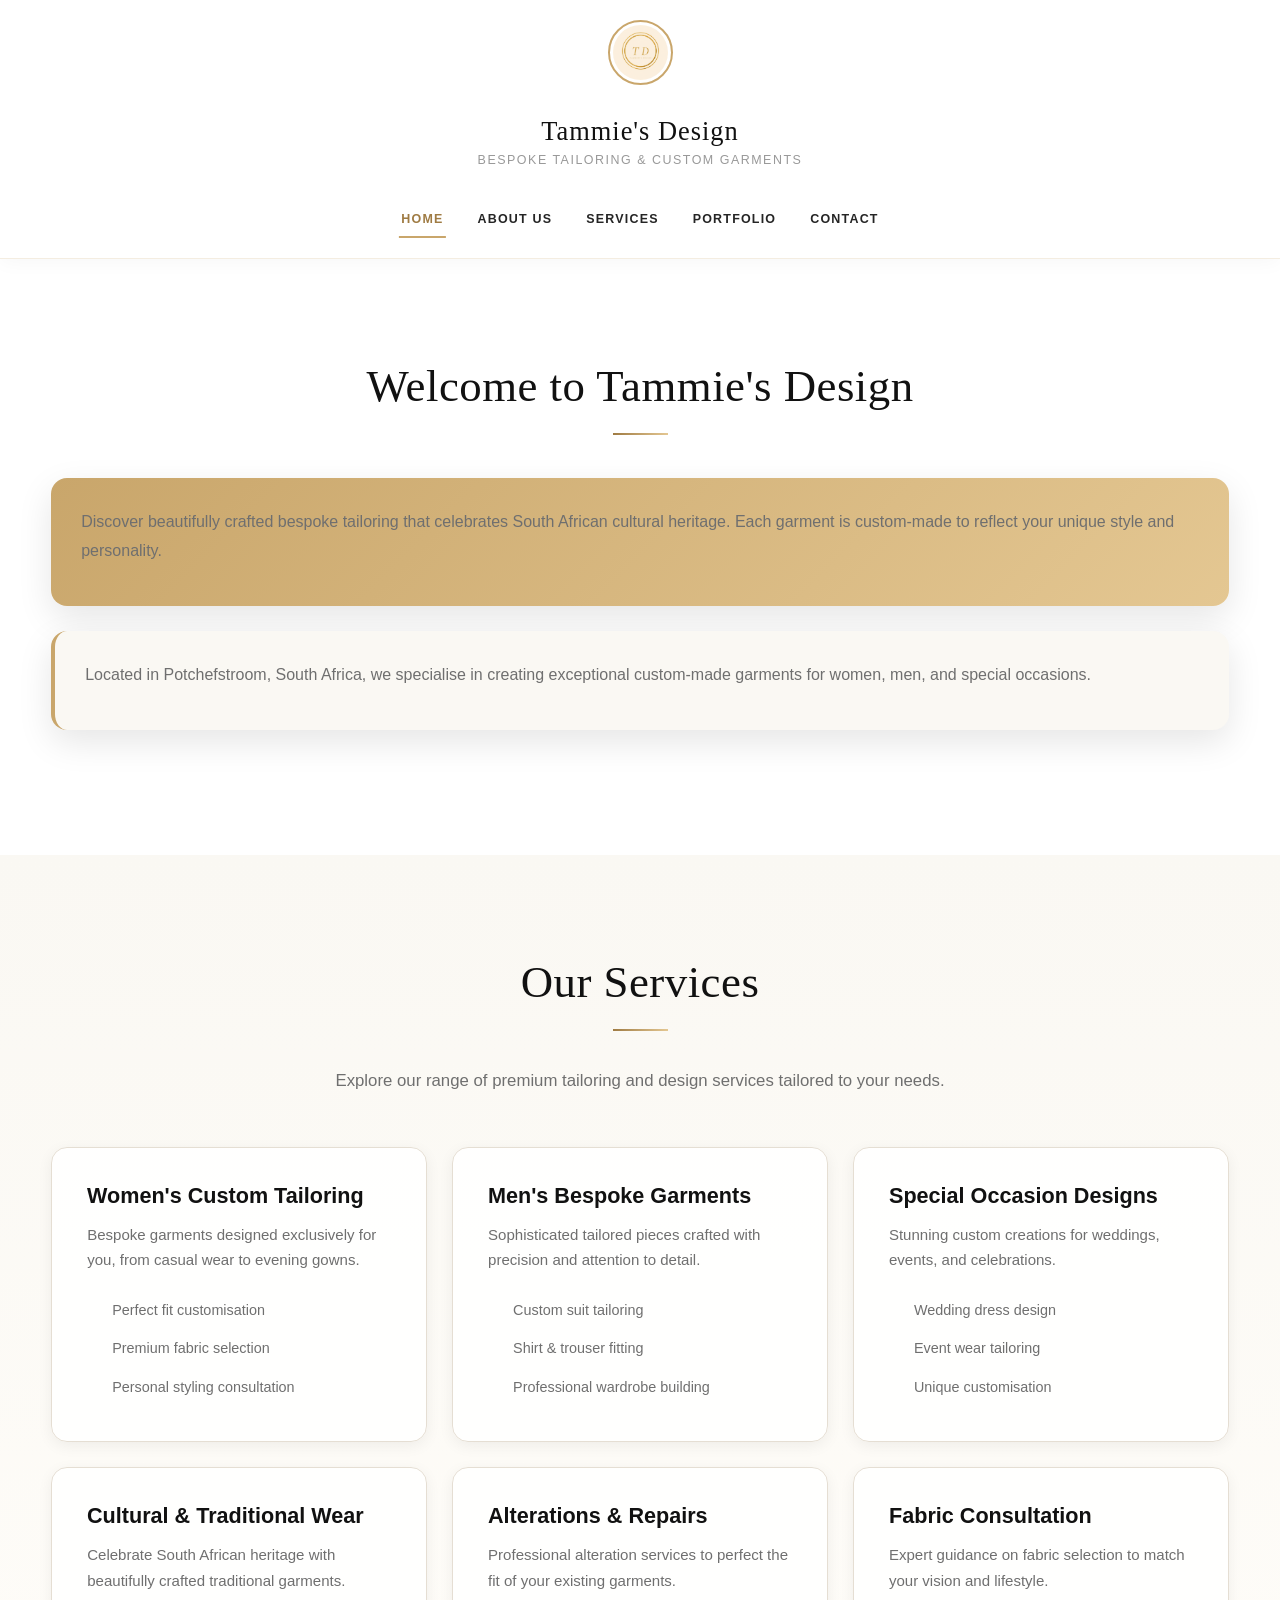
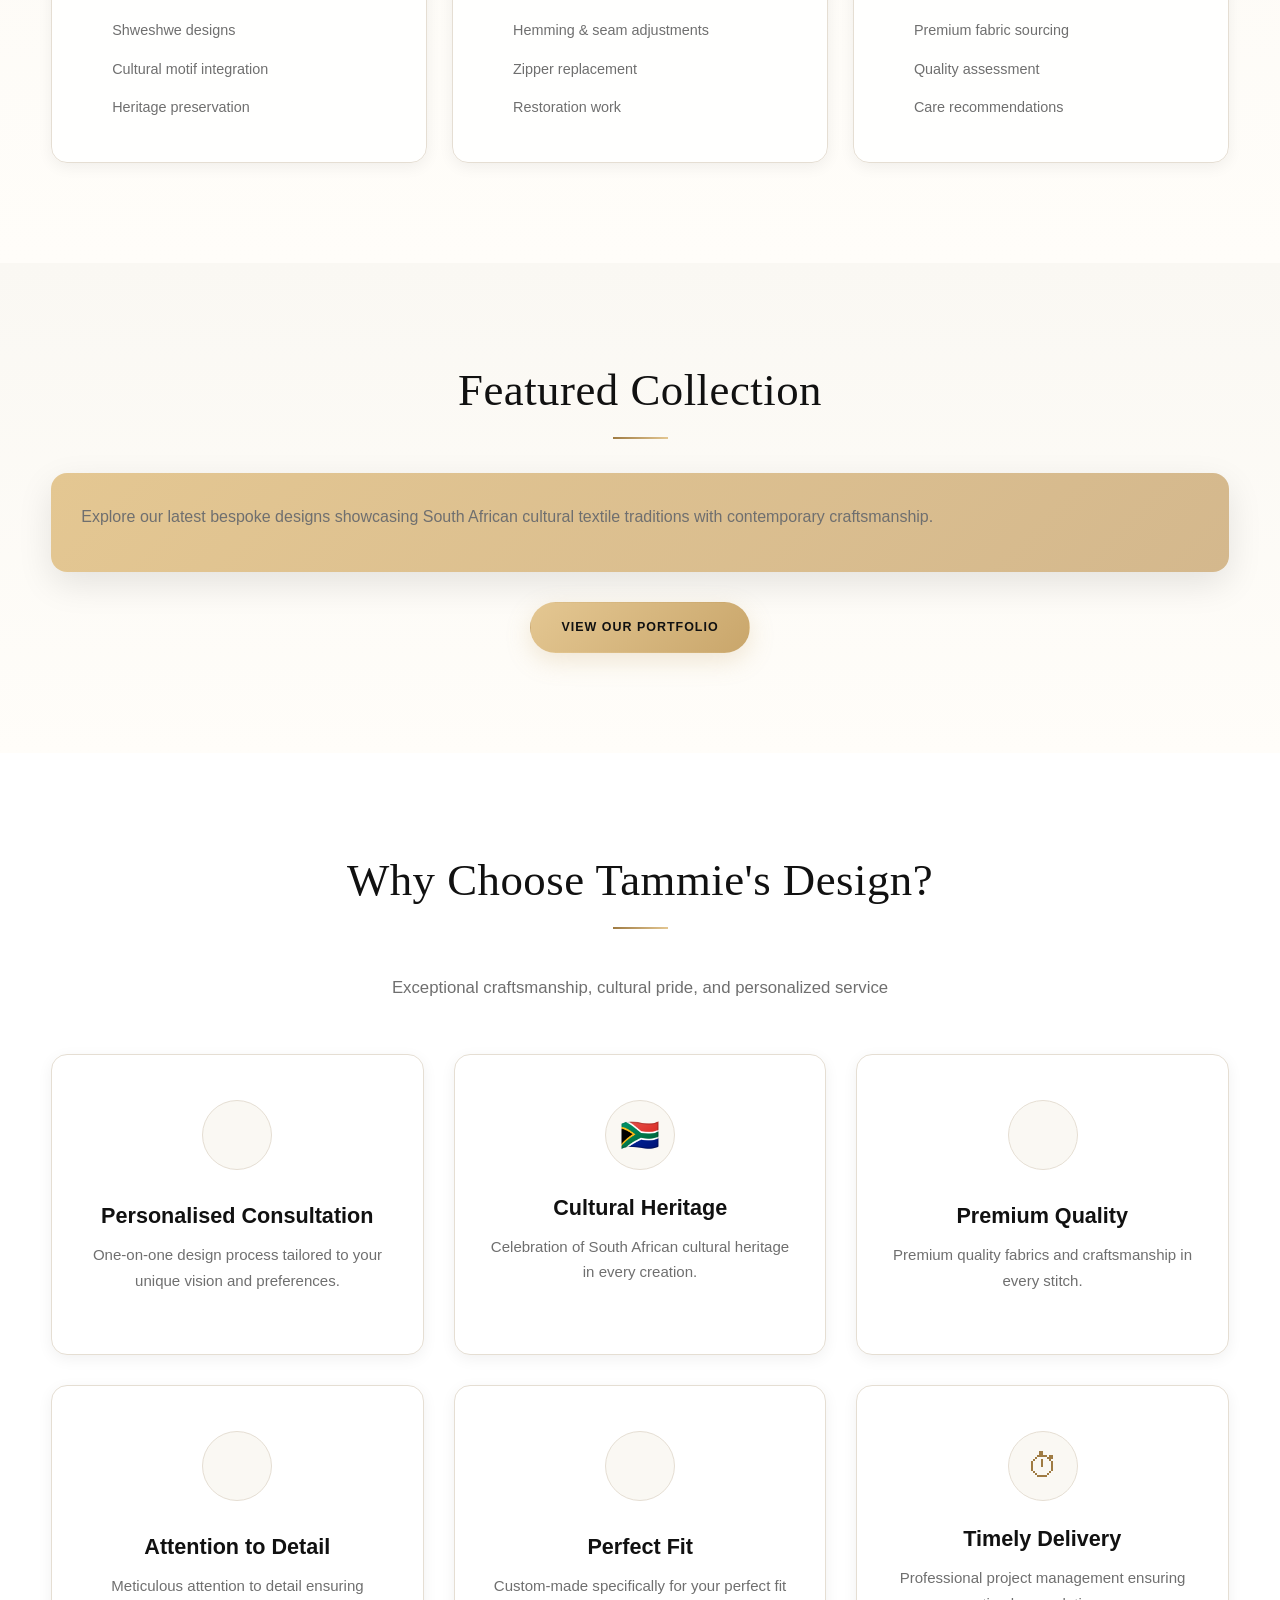
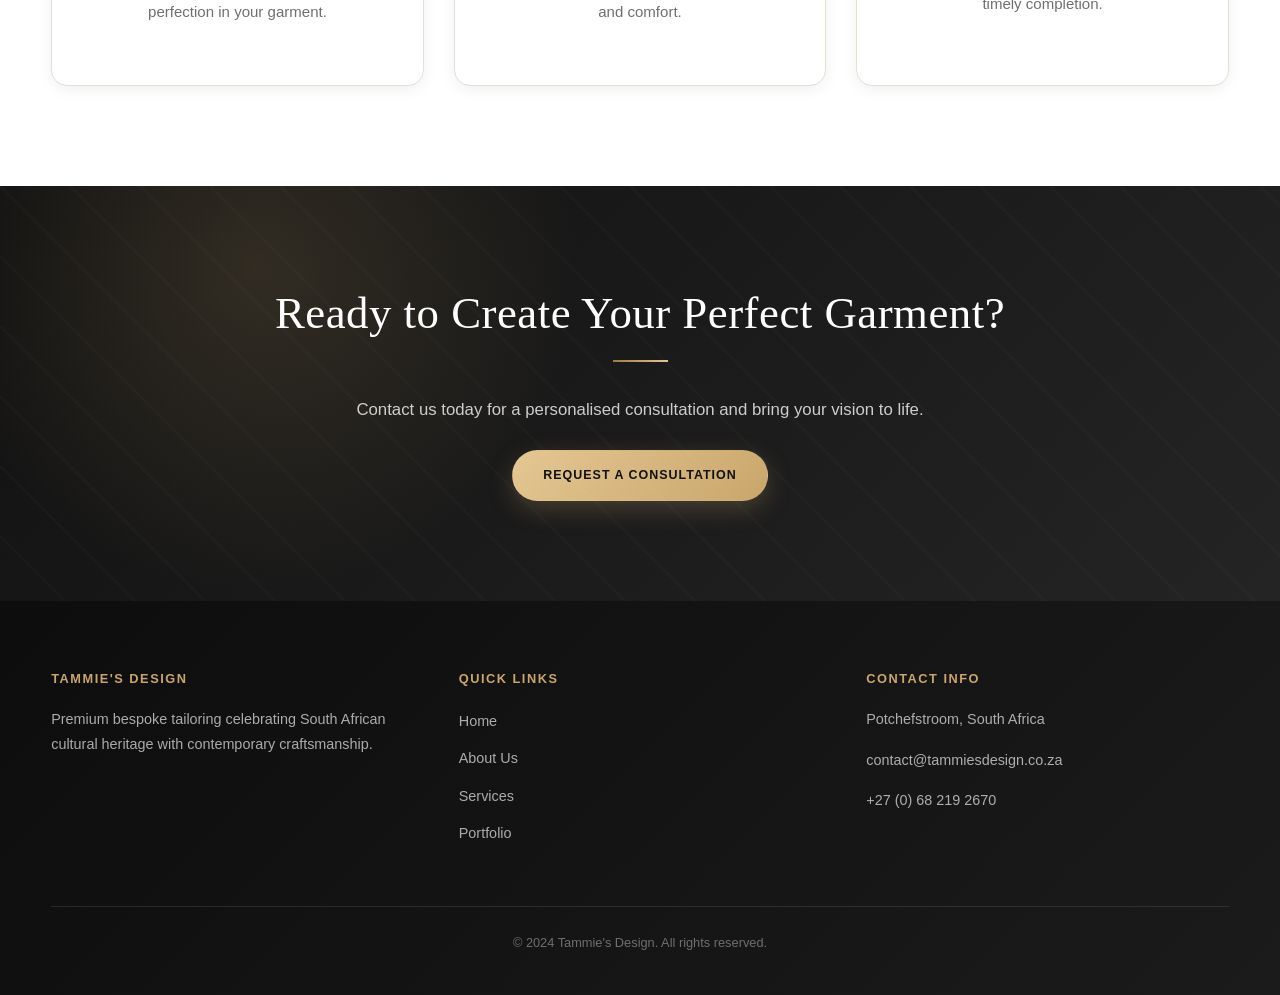
<file: PART 2 WebDevelopment/Tammiey's design code/index.html>
<!DOCTYPE html>
<html lang="en">
<head>
    <meta charset="UTF-8">
    <meta name="viewport" content="width=device-width, initial-scale=1.0">
    <title>Tammie's Design - Bespoke Tailoring</title>
    <link rel="stylesheet" href="css_assets/myfirststyles.css">
</head>

<body>


    <header>
        <div class="container">
            <img src="_images/Tammieys Design.png.png" alt="Tammie's Design Logo">
            <div class="header-branding">
                <h1>Tammie's Design</h1>
                <p>Bespoke Tailoring & Custom Garments</p>
            </div>
            <nav>
                <ul>
                    <li><a href="index.html" class="active">Home</a></li>
                    <li><a href="about.html">About Us</a></li>
                    <li><a href="services.html">Services</a></li>
                    <li><a href="product.html">Portfolio</a></li>
                    <li><a href="contact.html">Contact</a></li>
                </ul>
            </nav>
        </div>
    </header>

    <main>

        
        <section class="welcome">
            <div class="container">
                <h2>Welcome to Tammie's Design</h2>
                <div class="content-box box-primary">
                    <p>Discover beautifully crafted bespoke tailoring that celebrates South African cultural heritage. Each garment is custom-made to reflect your unique style and personality.</p>
                </div>
                <div class="content-box box-light">
                    <p>Located in Potchefstroom, South Africa, we specialise in creating exceptional custom-made garments for women, men, and special occasions.</p>
                </div>
            </div>
        </section>

        
        <section class="services">
            <div class="container">
                <h2>Our Services</h2>
                <p class="intro-text">Explore our range of premium tailoring and design services tailored to your needs.</p>
                
                <div class="services-grid">
                    <div class="service-card">
                        <h3>Women's Custom Tailoring</h3>
                        <p>Bespoke garments designed exclusively for you, from casual wear to evening gowns.</p>
                        <ul>
                            <li>Perfect fit customisation</li>
                            <li>Premium fabric selection</li>
                            <li>Personal styling consultation</li>
                        </ul>
                    </div>

                    <div class="service-card">
                        <h3>Men's Bespoke Garments</h3>
                        <p>Sophisticated tailored pieces crafted with precision and attention to detail.</p>
                        <ul>
                            <li>Custom suit tailoring</li>
                            <li>Shirt & trouser fitting</li>
                            <li>Professional wardrobe building</li>
                        </ul>
                    </div>

                    <div class="service-card">
                        <h3>Special Occasion Designs</h3>
                        <p>Stunning custom creations for weddings, events, and celebrations.</p>
                        <ul>
                            <li>Wedding dress design</li>
                            <li>Event wear tailoring</li>
                            <li>Unique customisation</li>
                        </ul>
                    </div>

                    <div class="service-card">
                        <h3>Cultural & Traditional Wear</h3>
                        <p>Celebrate South African heritage with beautifully crafted traditional garments.</p>
                        <ul>
                            <li>Shweshwe designs</li>
                            <li>Cultural motif integration</li>
                            <li>Heritage preservation</li>
                        </ul>
                    </div>

                    <div class="service-card">
                        <h3>Alterations & Repairs</h3>
                        <p>Professional alteration services to perfect the fit of your existing garments.</p>
                        <ul>
                            <li>Hemming & seam adjustments</li>
                            <li>Zipper replacement</li>
                            <li>Restoration work</li>
                        </ul>
                    </div>

                    <div class="service-card">
                        <h3>Fabric Consultation</h3>
                        <p>Expert guidance on fabric selection to match your vision and lifestyle.</p>
                        <ul>
                            <li>Premium fabric sourcing</li>
                            <li>Quality assessment</li>
                            <li>Care recommendations</li>
                        </ul>
                    </div>
                </div>
            </div>
        </section>

        
        <section class="services">
            <div class="container">
                <h2>Featured Collection</h2>
                <div class="content-box box-accent">
                    <p>Explore our latest bespoke designs showcasing South African cultural textile traditions with contemporary craftsmanship.</p>
                </div>
                <div class="button-group" style="margin-top: 30px;">
                    <a href="product.html" class="btn btn-primary">View Our Portfolio</a>
                </div>
            </div>
        </section>

       
        <section class="welcome">
            <div class="container">
                <h2>Why Choose Tammie's Design?</h2>
                <p class="intro-text">Exceptional craftsmanship, cultural pride, and personalized service</p>
                <div class="cards">
                    <div class="card">
                        <div class="card-icon"></div>
                        <h3>Personalised Consultation</h3>
                        <p>One-on-one design process tailored to your unique vision and preferences.</p>
                    </div>
                    <div class="card">
                        <div class="card-icon">🇿🇦</div>
                        <h3>Cultural Heritage</h3>
                        <p>Celebration of South African cultural heritage in every creation.</p>
                    </div>
                    <div class="card">
                        <div class="card-icon"></div>
                        <h3>Premium Quality</h3>
                        <p>Premium quality fabrics and craftsmanship in every stitch.</p>
                    </div>
                    <div class="card">
                        <div class="card-icon"></div>
                        <h3>Attention to Detail</h3>
                        <p>Meticulous attention to detail ensuring perfection in your garment.</p>
                    </div>
                    <div class="card">
                        <div class="card-icon"></div>
                        <h3>Perfect Fit</h3>
                        <p>Custom-made specifically for your perfect fit and comfort.</p>
                    </div>
                    <div class="card">
                        <div class="card-icon">⏱</div>
                        <h3>Timely Delivery</h3>
                        <p>Professional project management ensuring timely completion.</p>
                    </div>
                </div>
            </div>
        </section>

       
        <section class="callout">
            <div class="container">
                <h2>Ready to Create Your Perfect Garment?</h2>
                <p>Contact us today for a personalised consultation and bring your vision to life.</p>
                <a href="contact.html" class="btn btn-primary">Request a Consultation</a>
            </div>
        </section>

    </main>

    <footer>
        <div class="container">
            <div class="footer-content">
                <div class="footer-section">
                    <h4>Tammie's Design</h4>
                    <p>Premium bespoke tailoring celebrating South African cultural heritage with contemporary craftsmanship.</p>
                </div>
                <div class="footer-section">
                    <h4>Quick Links</h4>
                    <ul>
                        <li><a href="index.html">Home</a></li>
                        <li><a href="about.html">About Us</a></li>
                        <li><a href="services.html">Services</a></li>
                        <li><a href="product.html">Portfolio</a></li>
                    </ul>
                </div>
                <div class="footer-section">
                    <h4>Contact Info</h4>
                    <p> Potchefstroom, South Africa</p>
                    <p> <a href="mailto:contact@tammiesdesign.co.za">contact@tammiesdesign.co.za</a></p>
                    <p> <a href="tel:+27682192670">+27 (0) 68 219 2670</a></p>
                </div>
            </div>
            <div class="footer-bottom">
                <p>&copy; 2024 Tammie's Design. All rights reserved.</p>
            </div>
        </div>
    </footer>

</body>

</html>
</file>
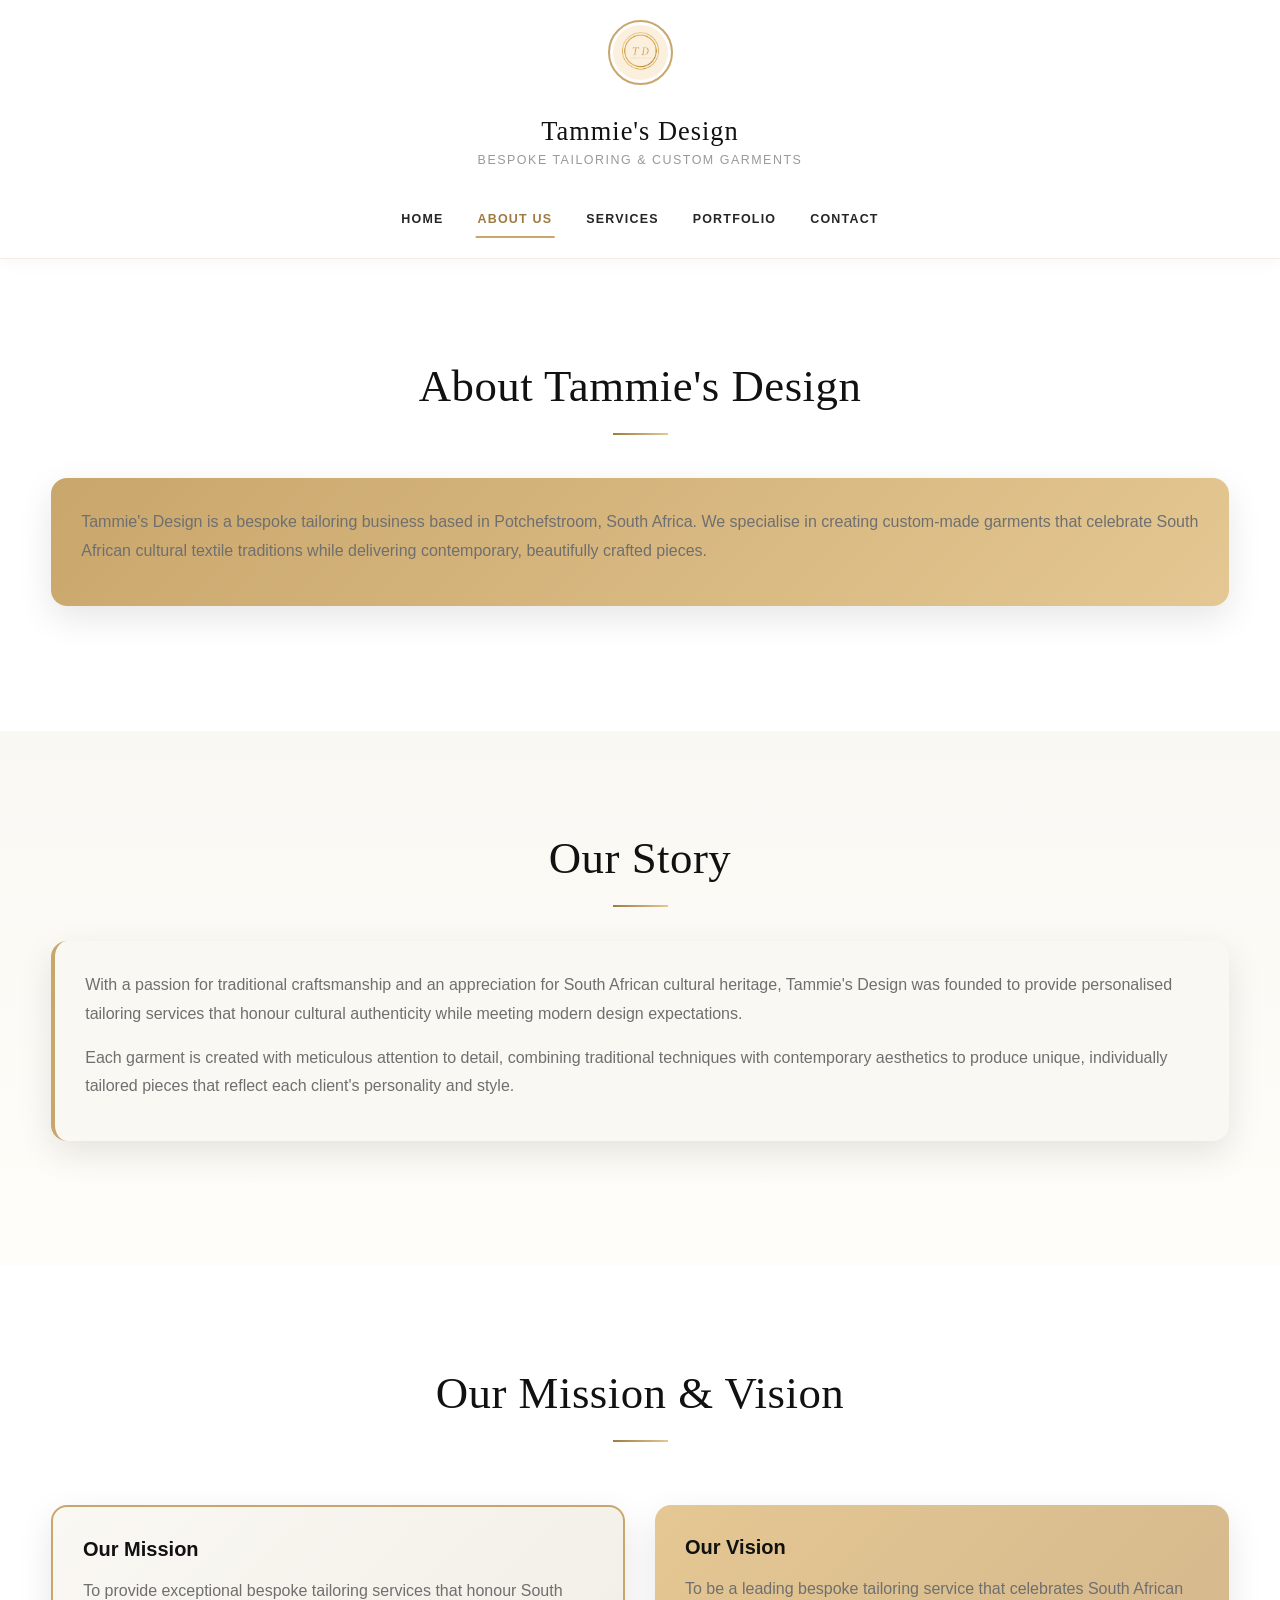
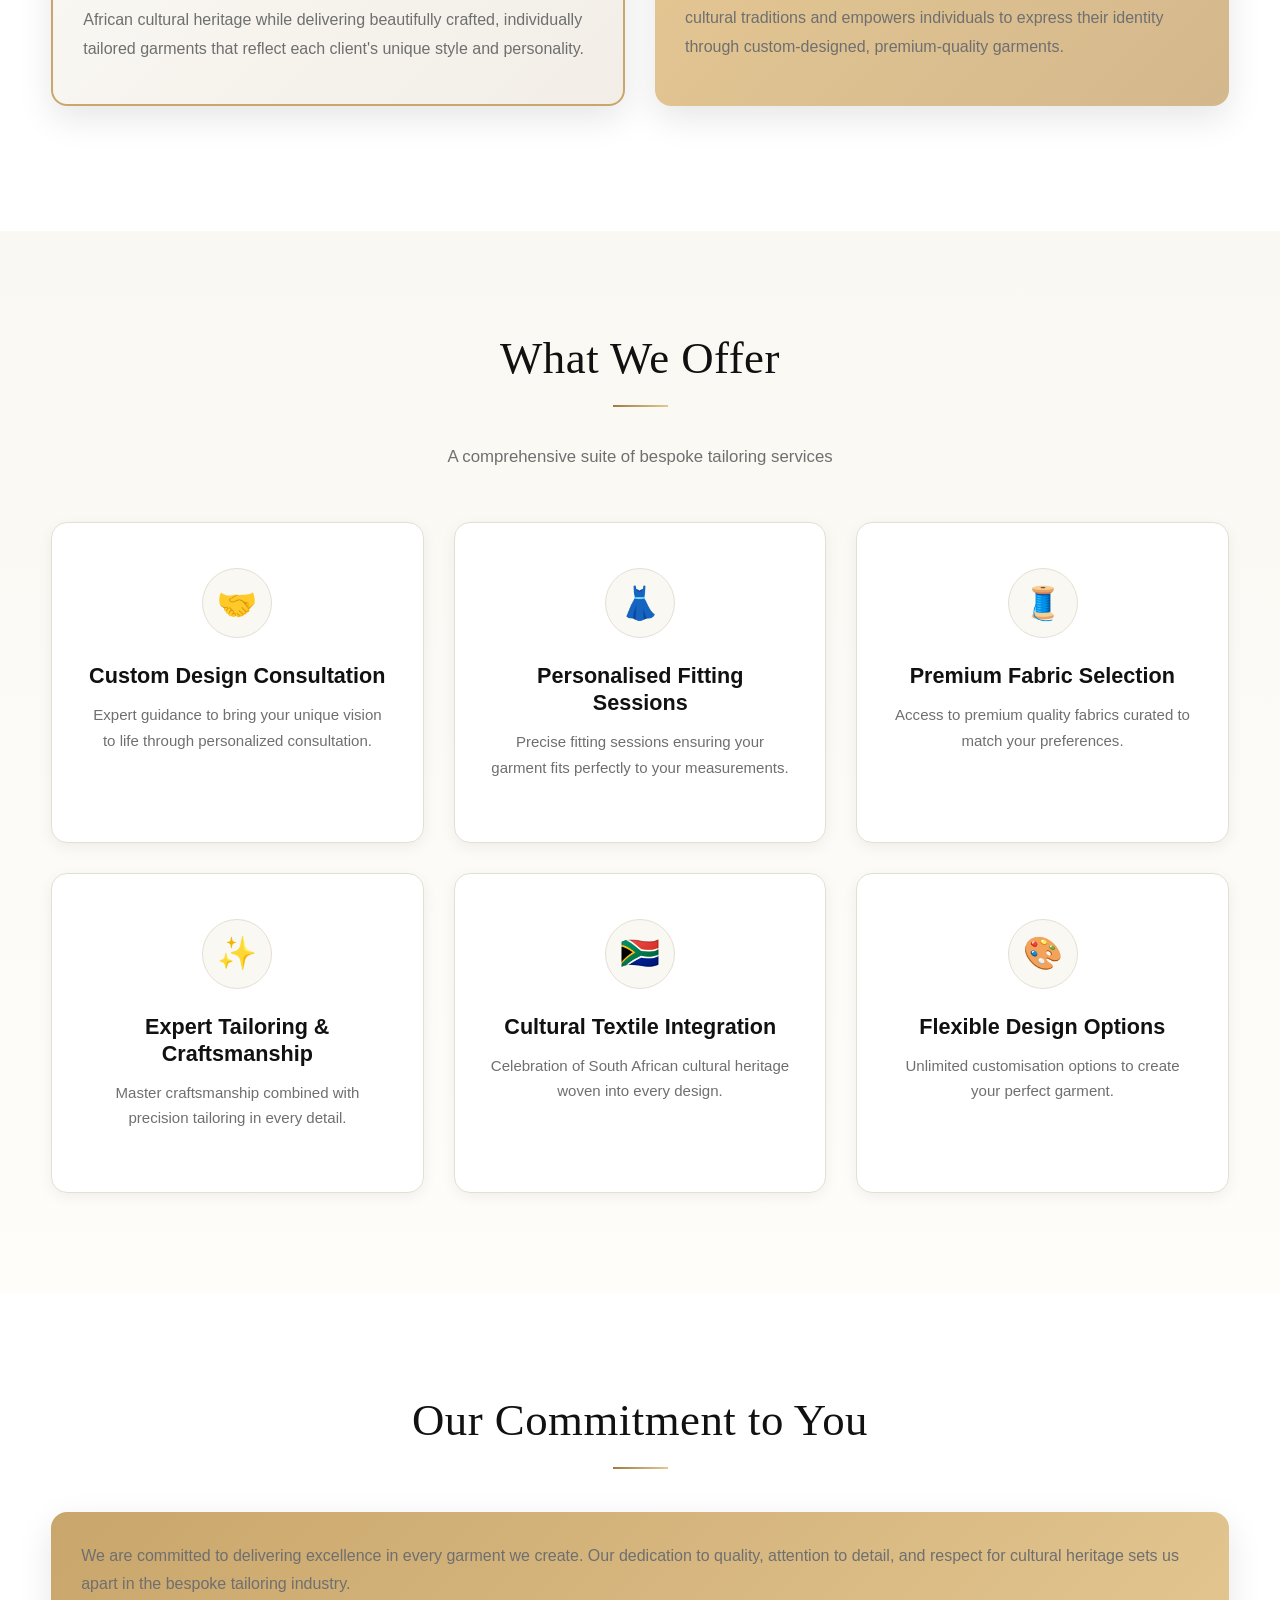
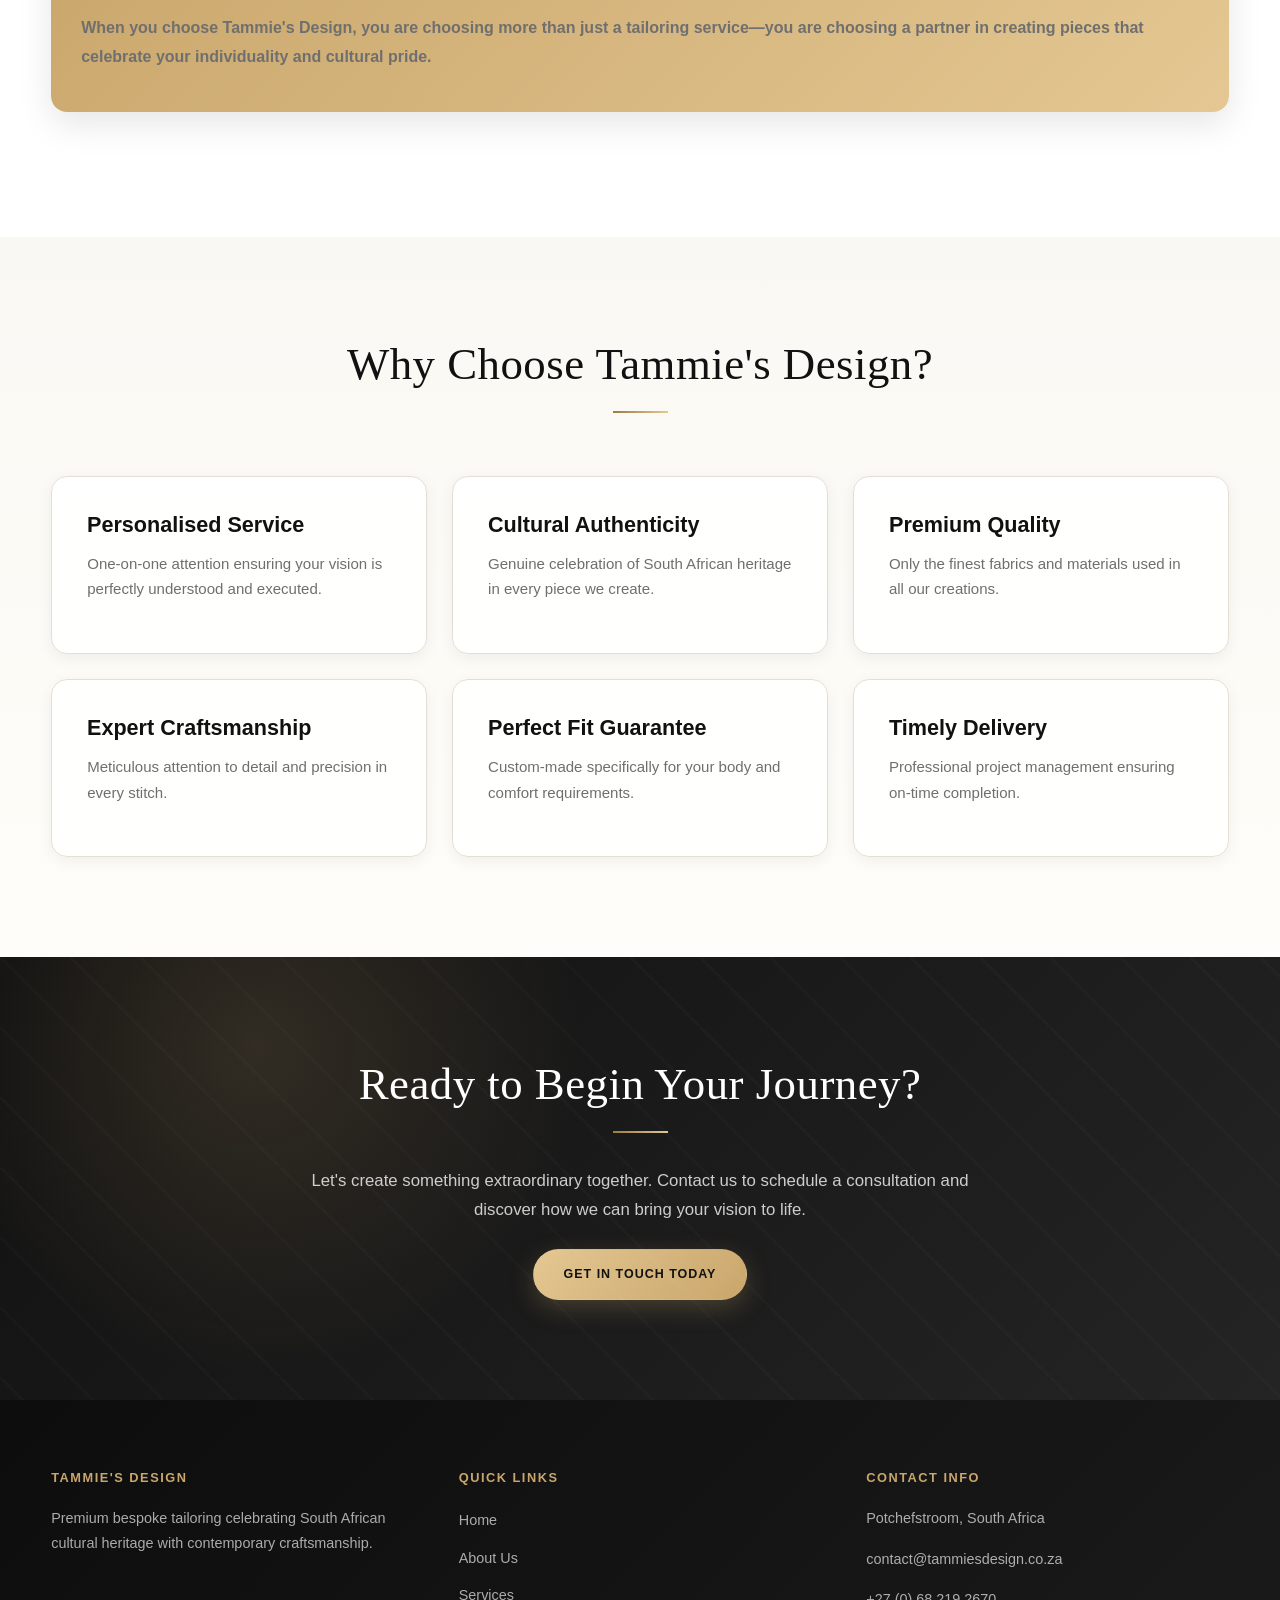
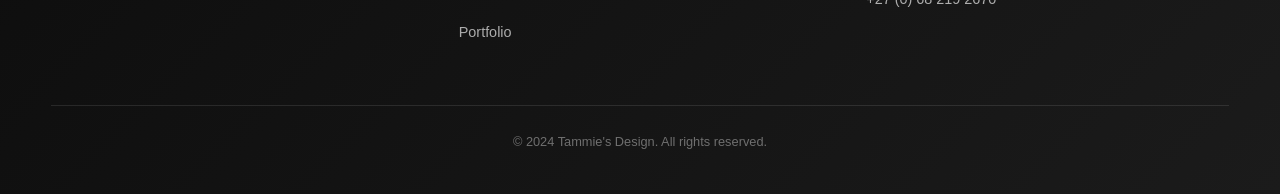
<file: PART 2 WebDevelopment/Tammiey's design code/about.html>
<!DOCTYPE html>
<html lang="en">
<head>
    <meta charset="UTF-8">
    <meta name="viewport" content="width=device-width, initial-scale=1.0">
    <title>About Us - Tammie's Design</title>
    <link rel="stylesheet" href="css_assets/myfirststyles.css">
</head>
<body>
    <header>
        <div class="container">
            <img src="_images/Tammieys Design.png.png" alt="Tammie's Design Logo">
            <div class="header-branding">
                <h1>Tammie's Design</h1>
                <p>Bespoke Tailoring & Custom Garments</p>
            </div>
            <nav>
                <ul>
                    <li><a href="index.html">Home</a></li>
                    <li><a href="about.html" class="active">About Us</a></li>
                    <li><a href="services.html">Services</a></li>
                    <li><a href="product.html">Portfolio</a></li>
                    <li><a href="contact.html">Contact</a></li>
                </ul>
            </nav>
        </div>
    </header>

    <main>
        <section class="welcome">
            <div class="container">
                <h2>About Tammie's Design</h2>
                <div class="content-box box-primary">
                    <p>Tammie's Design is a bespoke tailoring business based in Potchefstroom, South Africa. We specialise in creating custom-made garments that celebrate South African cultural textile traditions while delivering contemporary, beautifully crafted pieces.</p>
                </div>
            </div>
        </section>

        <section class="services">
            <div class="container">
                <h2>Our Story</h2>
                
                <div class="content-box box-light">
                    <p>With a passion for traditional craftsmanship and an appreciation for South African cultural heritage, Tammie's Design was founded to provide personalised tailoring services that honour cultural authenticity while meeting modern design expectations.</p>
                    <p style="margin-top: 15px;">Each garment is created with meticulous attention to detail, combining traditional techniques with contemporary aesthetics to produce unique, individually tailored pieces that reflect each client's personality and style.</p>
                </div>
            </div>
        </section>

        <section class="welcome">
            <div class="container">
                <h2>Our Mission & Vision</h2>
                
                <div style="display: grid; grid-template-columns: repeat(auto-fit, minmax(280px, 1fr)); gap: 30px; margin-top: 45px;">
                    <div class="content-box box-secondary">
                        <h3>Our Mission</h3>
                        <p>To provide exceptional bespoke tailoring services that honour South African cultural heritage while delivering beautifully crafted, individually tailored garments that reflect each client's unique style and personality.</p>
                    </div>
                    
                    <div class="content-box box-accent">
                        <h3> Our Vision</h3>
                        <p>To be a leading bespoke tailoring service that celebrates South African cultural traditions and empowers individuals to express their identity through custom-designed, premium-quality garments.</p>
                    </div>
                </div>
            </div>
        </section>

        <section class="services">
            <div class="container">
                <h2>What We Offer</h2>
                <p class="intro-text">A comprehensive suite of bespoke tailoring services</p>
                
                <div class="cards">
                    <div class="card">
                        <div class="card-icon">🤝</div>
                        <h3>Custom Design Consultation</h3>
                        <p>Expert guidance to bring your unique vision to life through personalized consultation.</p>
                    </div>
                    
                    <div class="card">
                        <div class="card-icon">👗</div>
                        <h3>Personalised Fitting Sessions</h3>
                        <p>Precise fitting sessions ensuring your garment fits perfectly to your measurements.</p>
                    </div>
                    
                    <div class="card">
                        <div class="card-icon">🧵</div>
                        <h3>Premium Fabric Selection</h3>
                        <p>Access to premium quality fabrics curated to match your preferences.</p>
                    </div>
                    
                    <div class="card">
                        <div class="card-icon">✨</div>
                        <h3>Expert Tailoring & Craftsmanship</h3>
                        <p>Master craftsmanship combined with precision tailoring in every detail.</p>
                    </div>
                    
                    <div class="card">
                        <div class="card-icon">🇿🇦</div>
                        <h3>Cultural Textile Integration</h3>
                        <p>Celebration of South African cultural heritage woven into every design.</p>
                    </div>
                    
                    <div class="card">
                        <div class="card-icon">🎨</div>
                        <h3>Flexible Design Options</h3>
                        <p>Unlimited customisation options to create your perfect garment.</p>
                    </div>
                </div>
            </div>
        </section>

        <section class="welcome">
            <div class="container">
                <h2>Our Commitment to You</h2>
                
                <div class="content-box box-primary">
                    <p>We are committed to delivering excellence in every garment we create. Our dedication to quality, attention to detail, and respect for cultural heritage sets us apart in the bespoke tailoring industry.</p>
                    <p style="margin-top: 15px;"><strong>When you choose Tammie's Design, you are choosing more than just a tailoring service—you are choosing a partner in creating pieces that celebrate your individuality and cultural pride.</strong></p>
                </div>
            </div>
        </section>

        <section class="services">
            <div class="container">
                <h2>Why Choose Tammie's Design?</h2>
                
                <div class="services-grid">
                    <div class="service-card">
                        <h3>Personalised Service</h3>
                        <p>One-on-one attention ensuring your vision is perfectly understood and executed.</p>
                    </div>
                    
                    <div class="service-card">
                        <h3>Cultural Authenticity</h3>
                        <p>Genuine celebration of South African heritage in every piece we create.</p>
                    </div>
                    
                    <div class="service-card">
                        <h3>Premium Quality</h3>
                        <p>Only the finest fabrics and materials used in all our creations.</p>
                    </div>
                    
                    <div class="service-card">
                        <h3>Expert Craftsmanship</h3>
                        <p>Meticulous attention to detail and precision in every stitch.</p>
                    </div>
                    
                    <div class="service-card">
                        <h3>Perfect Fit Guarantee</h3>
                        <p>Custom-made specifically for your body and comfort requirements.</p>
                    </div>
                    
                    <div class="service-card">
                        <h3>Timely Delivery</h3>
                        <p>Professional project management ensuring on-time completion.</p>
                    </div>
                </div>
            </div>
        </section>

        <section class="callout">
            <div class="container">
                <h2>Ready to Begin Your Journey?</h2>
                <p>Let's create something extraordinary together. Contact us to schedule a consultation and discover how we can bring your vision to life.</p>
                <a href="contact.html" class="btn btn-primary">Get In Touch Today</a>
            </div>
        </section>
    </main>

    <footer>
        <div class="container">
            <div class="footer-content">
                <div class="footer-section">
                    <h4>Tammie's Design</h4>
                    <p>Premium bespoke tailoring celebrating South African cultural heritage with contemporary craftsmanship.</p>
                </div>
                <div class="footer-section">
                    <h4>Quick Links</h4>
                    <ul>
                        <li><a href="index.html">Home</a></li>
                        <li><a href="about.html">About Us</a></li>
                        <li><a href="services.html">Services</a></li>
                        <li><a href="product.html">Portfolio</a></li>
                    </ul>
                </div>
                <div class="footer-section">
                    <h4>Contact Info</h4>
                    <p> Potchefstroom, South Africa</p>
                    <p><a href="mailto:contact@tammiesdesign.co.za">contact@tammiesdesign.co.za</a></p>
                    <p> <a href="tel:+27682192670">+27 (0) 68 219 2670</a></p>
                </div>
            </div>
            <div class="footer-bottom">
                <p>&copy; 2024 Tammie's Design. All rights reserved.</p>
            </div>
        </div>
    </footer>
</body>
</html>
</file>
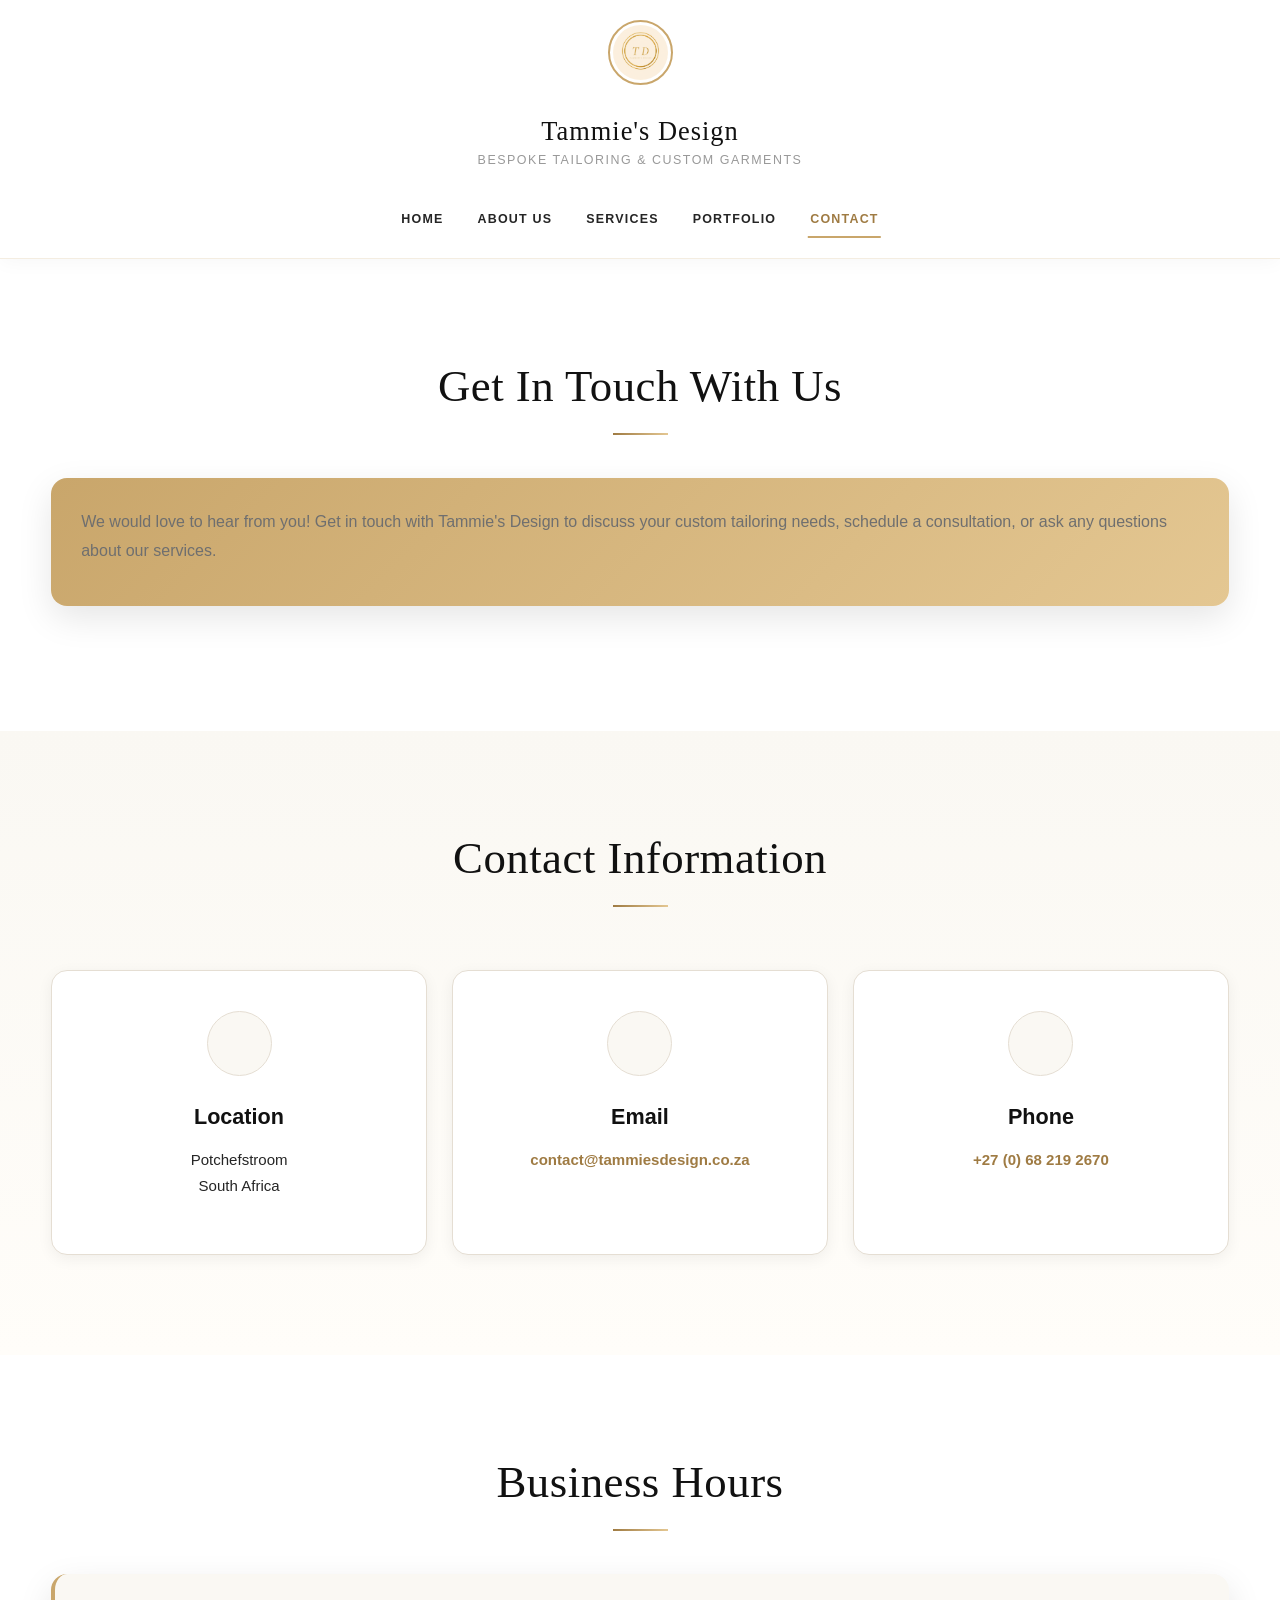
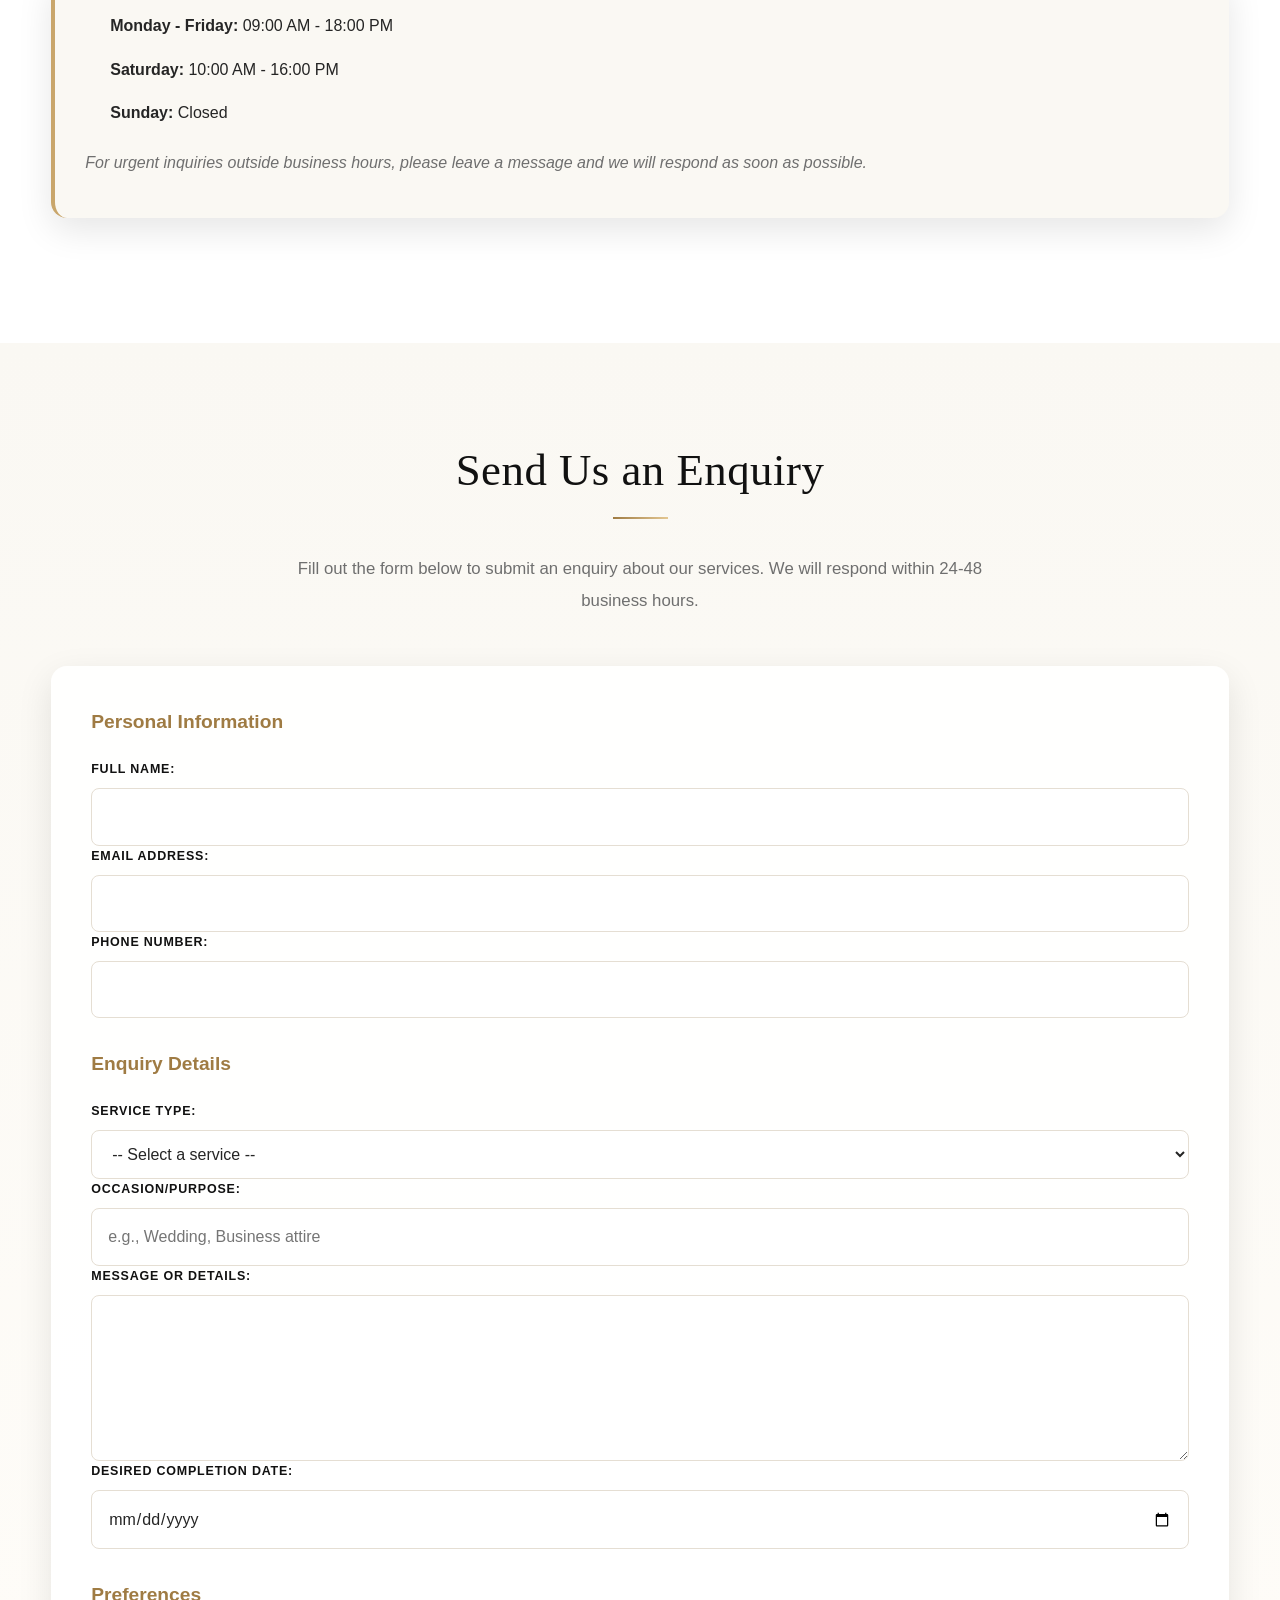
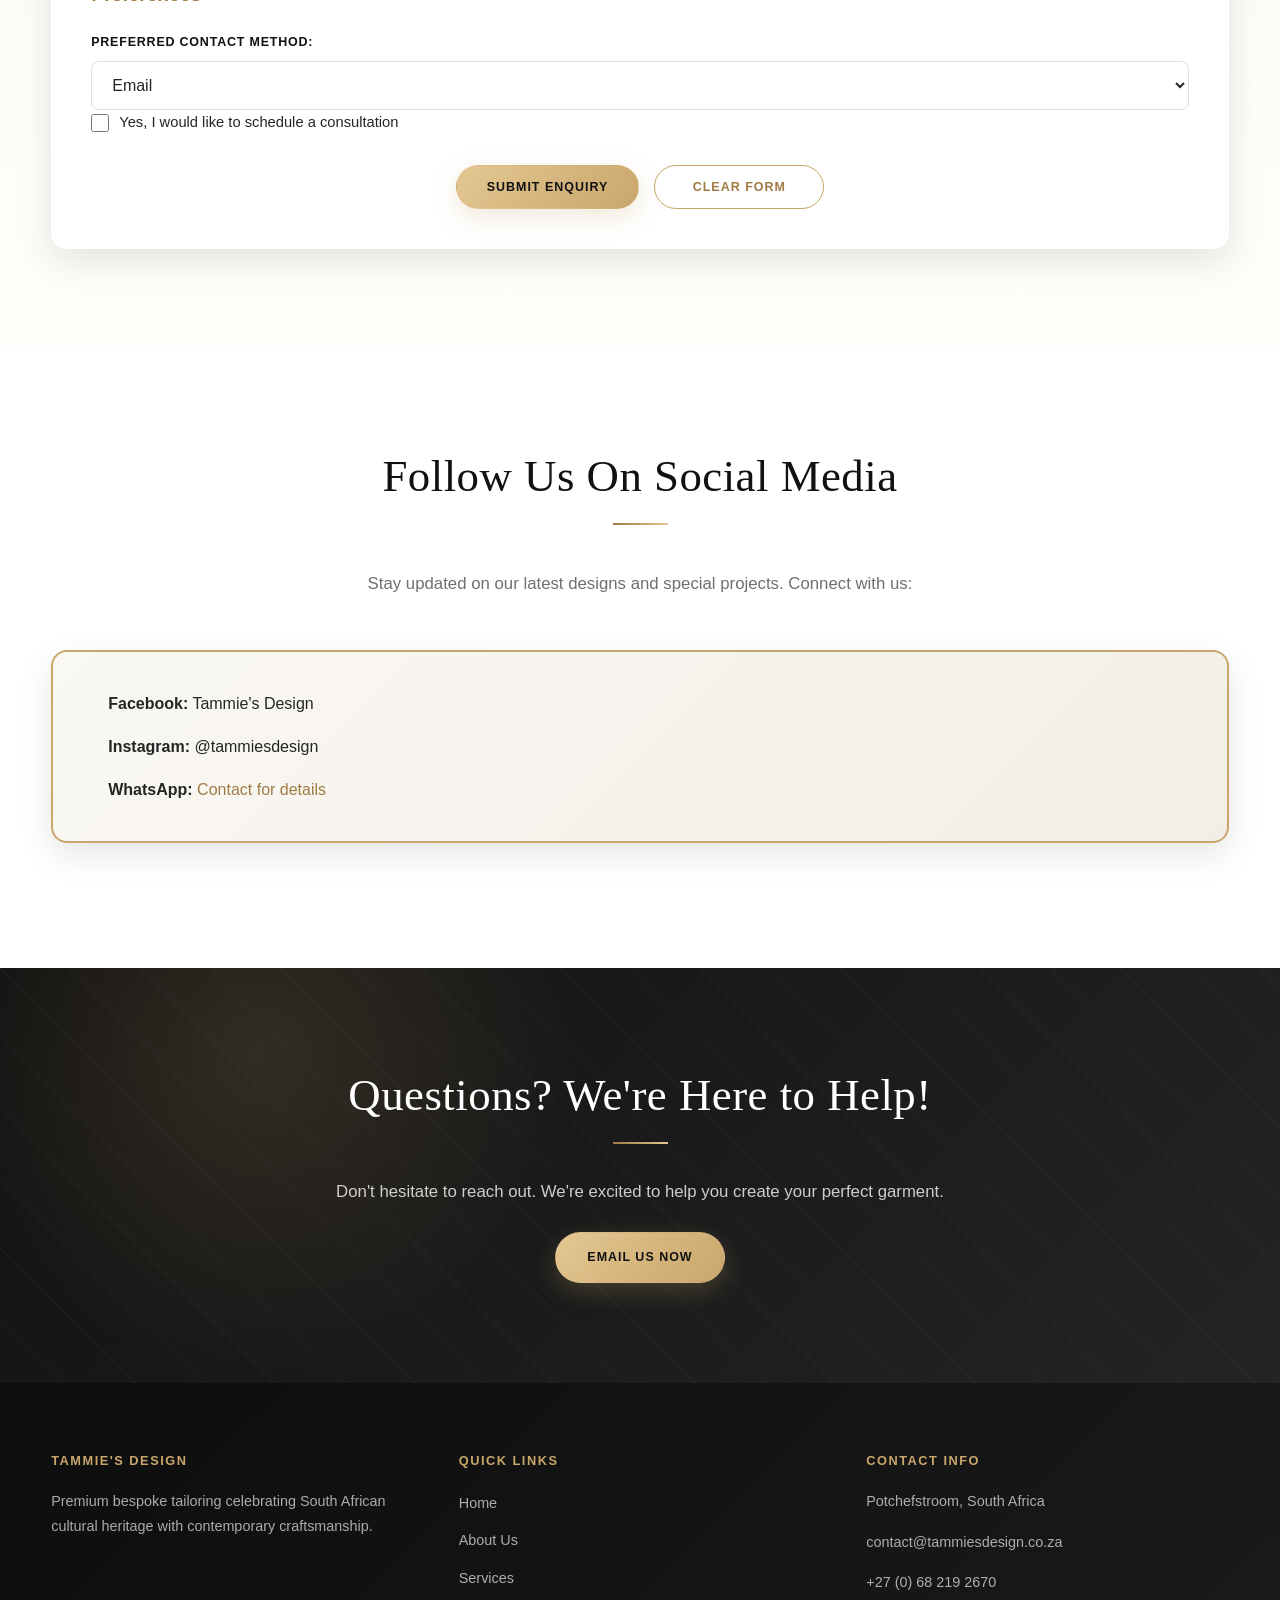
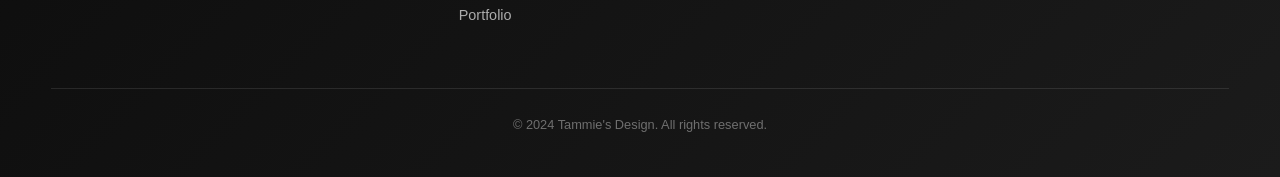
<file: PART 2 WebDevelopment/Tammiey's design code/contact.html>
<!DOCTYPE html>
<html lang="en">
<head>
    <meta charset="UTF-8">
    <meta name="viewport" content="width=device-width, initial-scale=1.0">
    <title>Contact Us - Tammie's Design</title>
    <link rel="stylesheet" href="css_assets/myfirststyles.css">
</head>
<body>
    <header>
        <div class="container">
            <img src="_images/Tammieys Design.png.png" alt="Tammie's Design Logo">
            <div class="header-branding">
                <h1>Tammie's Design</h1>
                <p>Bespoke Tailoring & Custom Garments</p>
            </div>
            <nav>
                <ul>
                    <li><a href="index.html">Home</a></li>
                    <li><a href="about.html">About Us</a></li>
                    <li><a href="services.html">Services</a></li>
                    <li><a href="product.html">Portfolio</a></li>
                    <li><a href="contact.html" class="active">Contact</a></li>
                </ul>
            </nav>
        </div>
    </header>

    <main>
        <section class="welcome">
            <div class="container">
                <h2>Get In Touch With Us</h2>
                <div class="content-box box-primary">
                    <p>We would love to hear from you! Get in touch with Tammie's Design to discuss your custom tailoring needs, schedule a consultation, or ask any questions about our services.</p>
                </div>
            </div>
        </section>

        <section class="services">
            <div class="container">
                <h2>Contact Information</h2>
                
                <div class="contact-cards">
                    <div class="contact-card">
                        <div class="contact-icon"></div>
                        <h3>Location</h3>
                        <p>Potchefstroom<br>South Africa</p>
                    </div>
                    
                    <div class="contact-card">
                        <div class="contact-icon"></div>
                        <h3>Email</h3>
                        <p><a href="mailto:contact@tammiesdesign.co.za">contact@tammiesdesign.co.za</a></p>
                    </div>
                    
                    <div class="contact-card">
                        <div class="contact-icon"></div>
                        <h3>Phone</h3>
                        <p><a href="tel:+27682192670">+27 (0) 68 219 2670</a></p>
                    </div>
                </div>
            </div>
        </section>

        <section class="welcome">
            <div class="container">
                <h2>Business Hours</h2>
                
                <div class="content-box box-light">
                    <ul>
                        <li><strong>Monday - Friday:</strong> 09:00 AM - 18:00 PM</li>
                        <li><strong>Saturday:</strong> 10:00 AM - 16:00 PM</li>
                        <li><strong>Sunday:</strong> Closed</li>
                    </ul>
                    <p style="margin-top: 15px;"><em>For urgent inquiries outside business hours, please leave a message and we will respond as soon as possible.</em></p>
                </div>
            </div>
        </section>

        <section class="services">
            <div class="container">
                <h2>Send Us an Enquiry</h2>
                <p class="intro-text">Fill out the form below to submit an enquiry about our services. We will respond within 24-48 business hours.</p>
                
                <div style="background: rgba(255,255,255,0.95); padding: 40px; border-radius: 16px; box-shadow: 0 12px 35px rgba(0, 0, 0, 0.10);">
                    <form action="enquiries.html" method="POST">
                        <fieldset style="border: none; padding: 0; margin-bottom: 30px;">
                            <legend style="font-size: 1.2rem; font-weight: 600; color: var(--gold-dark); margin-bottom: 20px;">Personal Information</legend>
                            
                            <div class="form-group">
                                <label for="name">Full Name:</label>
                                <input type="text" id="name" name="name" required>
                            </div>
                            
                            <div class="form-group">
                                <label for="email">Email Address:</label>
                                <input type="email" id="email" name="email" required>
                            </div>
                            
                            <div class="form-group">
                                <label for="phone">Phone Number:</label>
                                <input type="tel" id="phone" name="phone" required>
                            </div>
                        </fieldset>

                        <fieldset style="border: none; padding: 0; margin-bottom: 30px;">
                            <legend style="font-size: 1.2rem; font-weight: 600; color: var(--gold-dark); margin-bottom: 20px;">Enquiry Details</legend>
                            
                            <div class="form-group">
                                <label for="service">Service Type:</label>
                                <select id="service" name="service" required>
                                    <option value="">-- Select a service --</option>
                                    <option value="womens">Women's Custom Tailoring</option>
                                    <option value="mens">Men's Bespoke Tailoring</option>
                                    <option value="special">Special Occasions</option>
                                    <option value="other">Other</option>
                                </select>
                            </div>

                            <div class="form-group">
                                <label for="occasion">Occasion/Purpose:</label>
                                <input type="text" id="occasion" name="occasion" placeholder="e.g., Wedding, Business attire">
                            </div>

                            <div class="form-group">
                                <label for="message">Message or Details:</label>
                                <textarea id="message" name="message" rows="5" required></textarea>
                            </div>

                            <div class="form-group">
                                <label for="date">Desired Completion Date:</label>
                                <input type="date" id="date" name="date">
                            </div>
                        </fieldset>

                        <fieldset style="border: none; padding: 0; margin-bottom: 30px;">
                            <legend style="font-size: 1.2rem; font-weight: 600; color: var(--gold-dark); margin-bottom: 20px;">Preferences</legend>
                            
                            <div class="form-group">
                                <label for="contact_method">Preferred Contact Method:</label>
                                <select id="contact_method" name="contact_method">
                                    <option value="email">Email</option>
                                    <option value="phone">Phone</option>
                                    <option value="whatsapp">WhatsApp</option>
                                </select>
                            </div>

                            <div class="checkbox-group">
                                <input type="checkbox" id="visit" name="visit">
                                <label for="visit">Yes, I would like to schedule a consultation</label>
                            </div>
                        </fieldset>

                        <div style="display: flex; gap: 15px; justify-content: center;">
                            <button type="submit" class="btn btn-primary">Submit Enquiry</button>
                            <button type="reset" class="btn btn-outline">Clear Form</button>
                        </div>
                    </form>
                </div>
            </div>
        </section>

        <section class="welcome">
            <div class="container">
                <h2>Follow Us On Social Media</h2>
                <p class="intro-text">Stay updated on our latest designs and special projects. Connect with us:</p>
                
                <div class="content-box box-secondary">
                    <ul>
                        <li><strong>Facebook:</strong> Tammie's Design</li>
                        <li><strong>Instagram:</strong> @tammiesdesign</li>
                        <li><strong>WhatsApp:</strong> <a href="tel:+27682192670">Contact for details</a></li>
                    </ul>
                </div>
            </div>
        </section>

        <section class="callout">
            <div class="container">
                <h2>Questions? We're Here to Help!</h2>
                <p>Don't hesitate to reach out. We're excited to help you create your perfect garment.</p>
                <a href="mailto:contact@tammiesdesign.co.za" class="btn btn-primary">Email Us Now</a>
            </div>
        </section>
    </main>

    <footer>
        <div class="container">
            <div class="footer-content">
                <div class="footer-section">
                    <h4>Tammie's Design</h4>
                    <p>Premium bespoke tailoring celebrating South African cultural heritage with contemporary craftsmanship.</p>
                </div>
                <div class="footer-section">
                    <h4>Quick Links</h4>
                    <ul>
                        <li><a href="index.html">Home</a></li>
                        <li><a href="about.html">About Us</a></li>
                        <li><a href="services.html">Services</a></li>
                        <li><a href="product.html">Portfolio</a></li>
                    </ul>
                </div>
                <div class="footer-section">
                    <h4>Contact Info</h4>
                    <p> Potchefstroom, South Africa</p>
                    <p> <a href="mailto:contact@tammiesdesign.co.za">contact@tammiesdesign.co.za</a></p>
                    <p> <a href="tel:+27682192670">+27 (0) 68 219 2670</a></p>
                </div>
            </div>
            <div class="footer-bottom">
                <p>&copy; 2024 Tammie's Design. All rights reserved.</p>
            </div>
        </div>
    </footer>
</body>

</html>
</file>
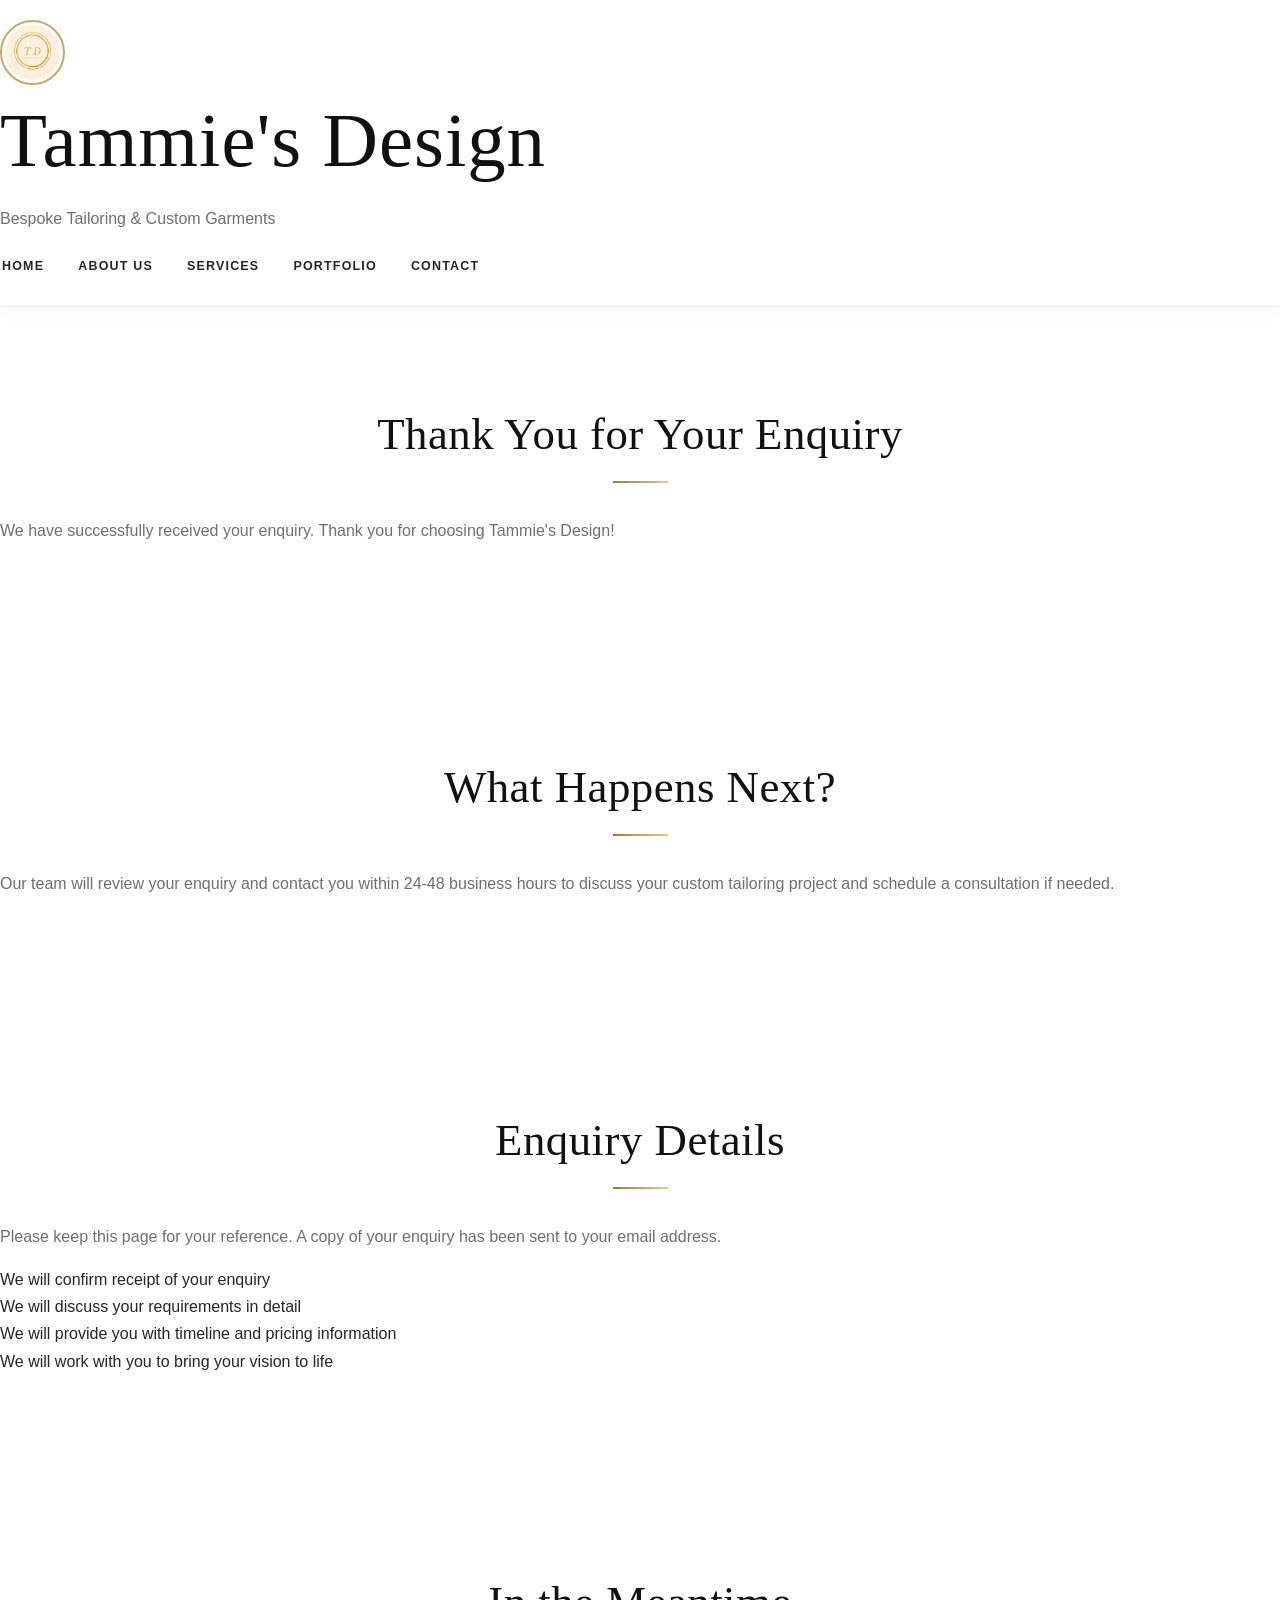
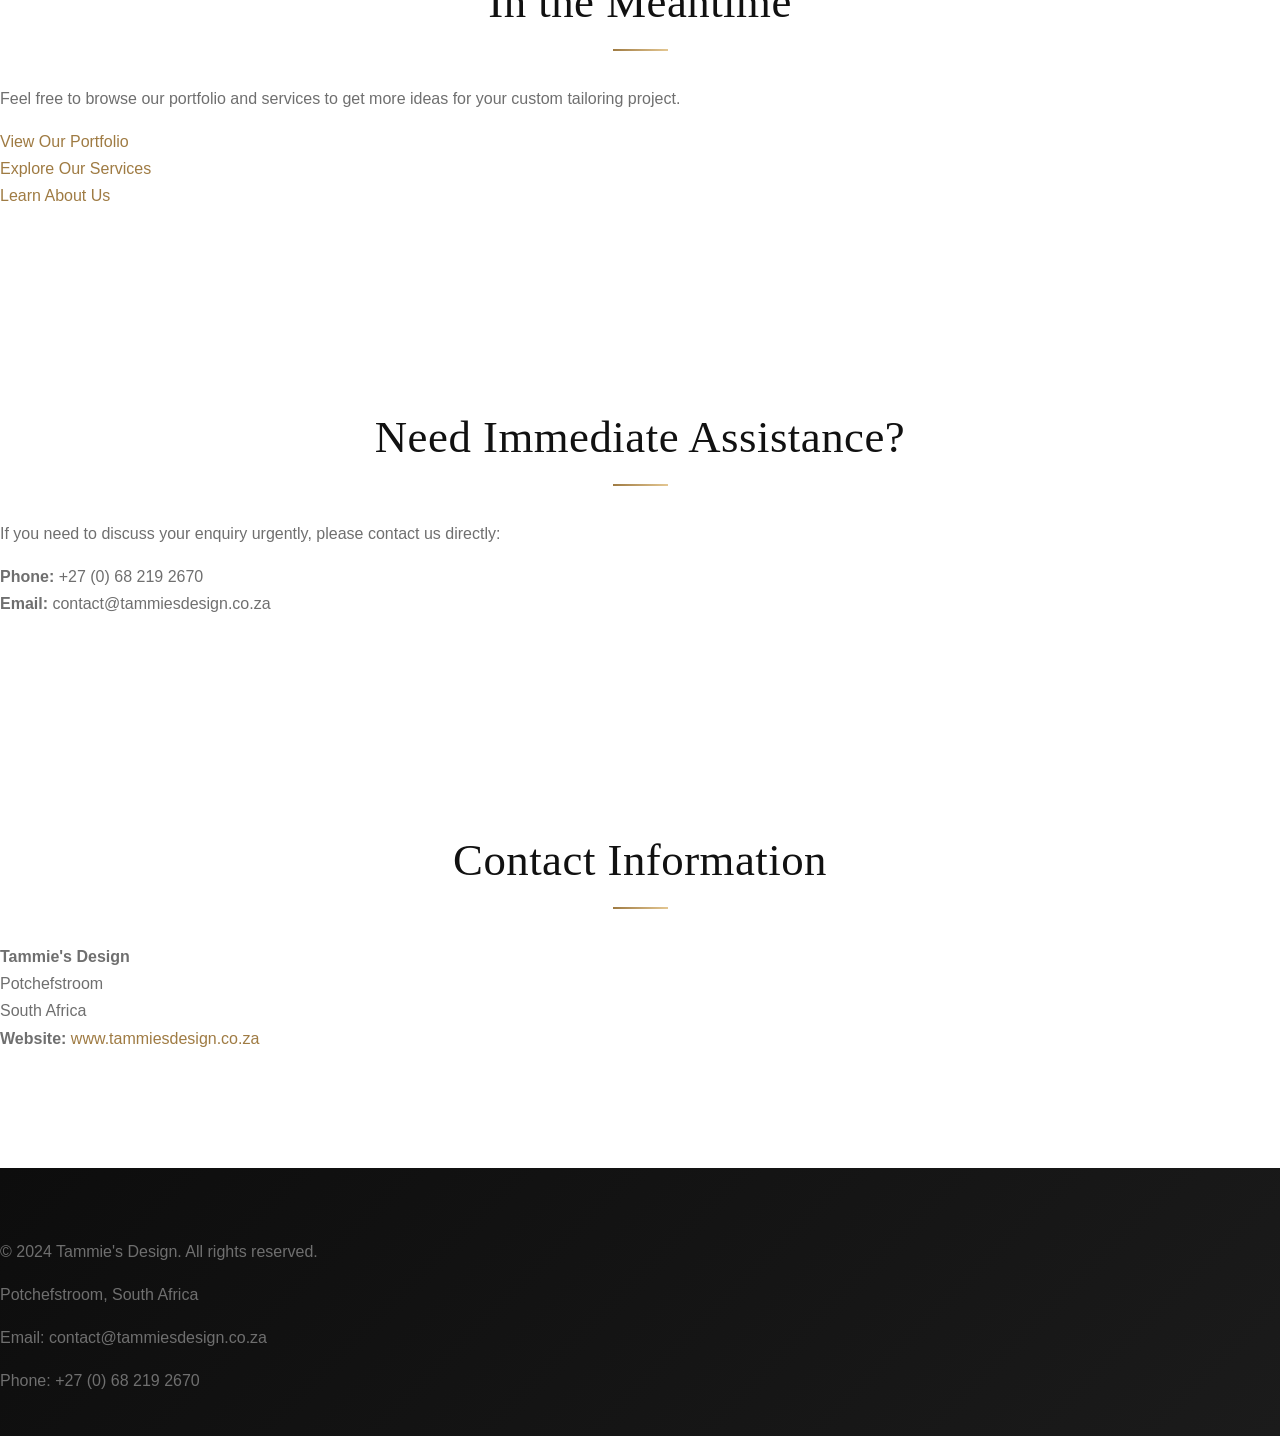
<file: PART 2 WebDevelopment/Tammiey's design code/enquiries.html>
<!DOCTYPE html>
<html lang="en">
<head>
    <meta charset="UTF-8">
    <meta name="viewport" content="width=device-width, initial-scale=1.0">
    <title>Enquiry Submitted - Tammie's Design</title>
    <link rel="stylesheet" href="css_assets/myfirststyles.css">
</head>
<body>
    <header>
        <img src="_images/Tammieys Design.png.png" alt="Tammie's Design Logo" style="max-width: 100px; height: auto;">
        <h1>Tammie's Design</h1>
<p>Bespoke Tailoring & Custom Garments</p>
        <nav>
            <ul>
                <li><a href="index.html">Home</a></li>
              <li><a href="about.html">About Us</a></li>
             <li><a href="services.html">Services</a></li>
               <li><a href="product.html">Portfolio</a></li>
              <li><a href="contact.html">Contact</a></li>
           </ul>
        
		</nav>
    </header>

    <main>
        <section>
            <h2>Thank You for Your Enquiry</h2>
            <p>We have successfully received your enquiry. Thank you for choosing Tammie's Design!</p>
        </section>

        <section>
            <h2>What Happens Next?</h2>
            <p>Our team will review your enquiry and contact you within 24-48 business hours to discuss your custom tailoring project and schedule a consultation if needed.</p>
        </section>

        <section>
            <h2>Enquiry Details</h2>
            <p>Please keep this page for your reference. A copy of your enquiry has been sent to your email address.</p>
            <ul>
                <li>We will confirm receipt of your enquiry</li>
                <li>We will discuss your requirements in detail</li>
                <li>We will provide you with timeline and pricing information</li>
                <li>We will work with you to bring your vision to life</li>
            </ul>
        </section>

        <section>
            <h2>In the Meantime</h2>
            <p>Feel free to browse our portfolio and services to get more ideas for your custom tailoring project.</p>
            <ul>
                <li><a href="product.html">View Our Portfolio</a></li>
                <li><a href="services.html">Explore Our Services</a></li>
                <li><a href="about.html">Learn About Us</a></li>
            </ul>
        </section>

        <section>
            <h2>Need Immediate Assistance?</h2>
            <p>If you need to discuss your enquiry urgently, please contact us directly:</p>
            <p>
              
			  <strong>Phone:</strong> +27 (0) 68 219 2670<br>
  
  
  <strong>Email:</strong> contact@tammiesdesign.co.za
            </p>
        </section>

        <section>
            <h2>Contact Information</h2>
            <p>
                <strong>Tammie's Design</strong><br>
                Potchefstroom<br>
                South Africa<br>
               
			   <strong>Website:</strong> <a href="index.html">www.tammiesdesign.co.za</a>
            </p>
        </section>
    </main>

    <footer>
      <p>&copy; 2024 Tammie's Design. All rights reserved.</p>
         <p>Potchefstroom, South Africa</p>
          <p>Email: contact@tammiesdesign.co.za</p>
           <p>Phone: +27 (0) 68 219 2670</p>
    </footer>
</body>

</html>
</file>
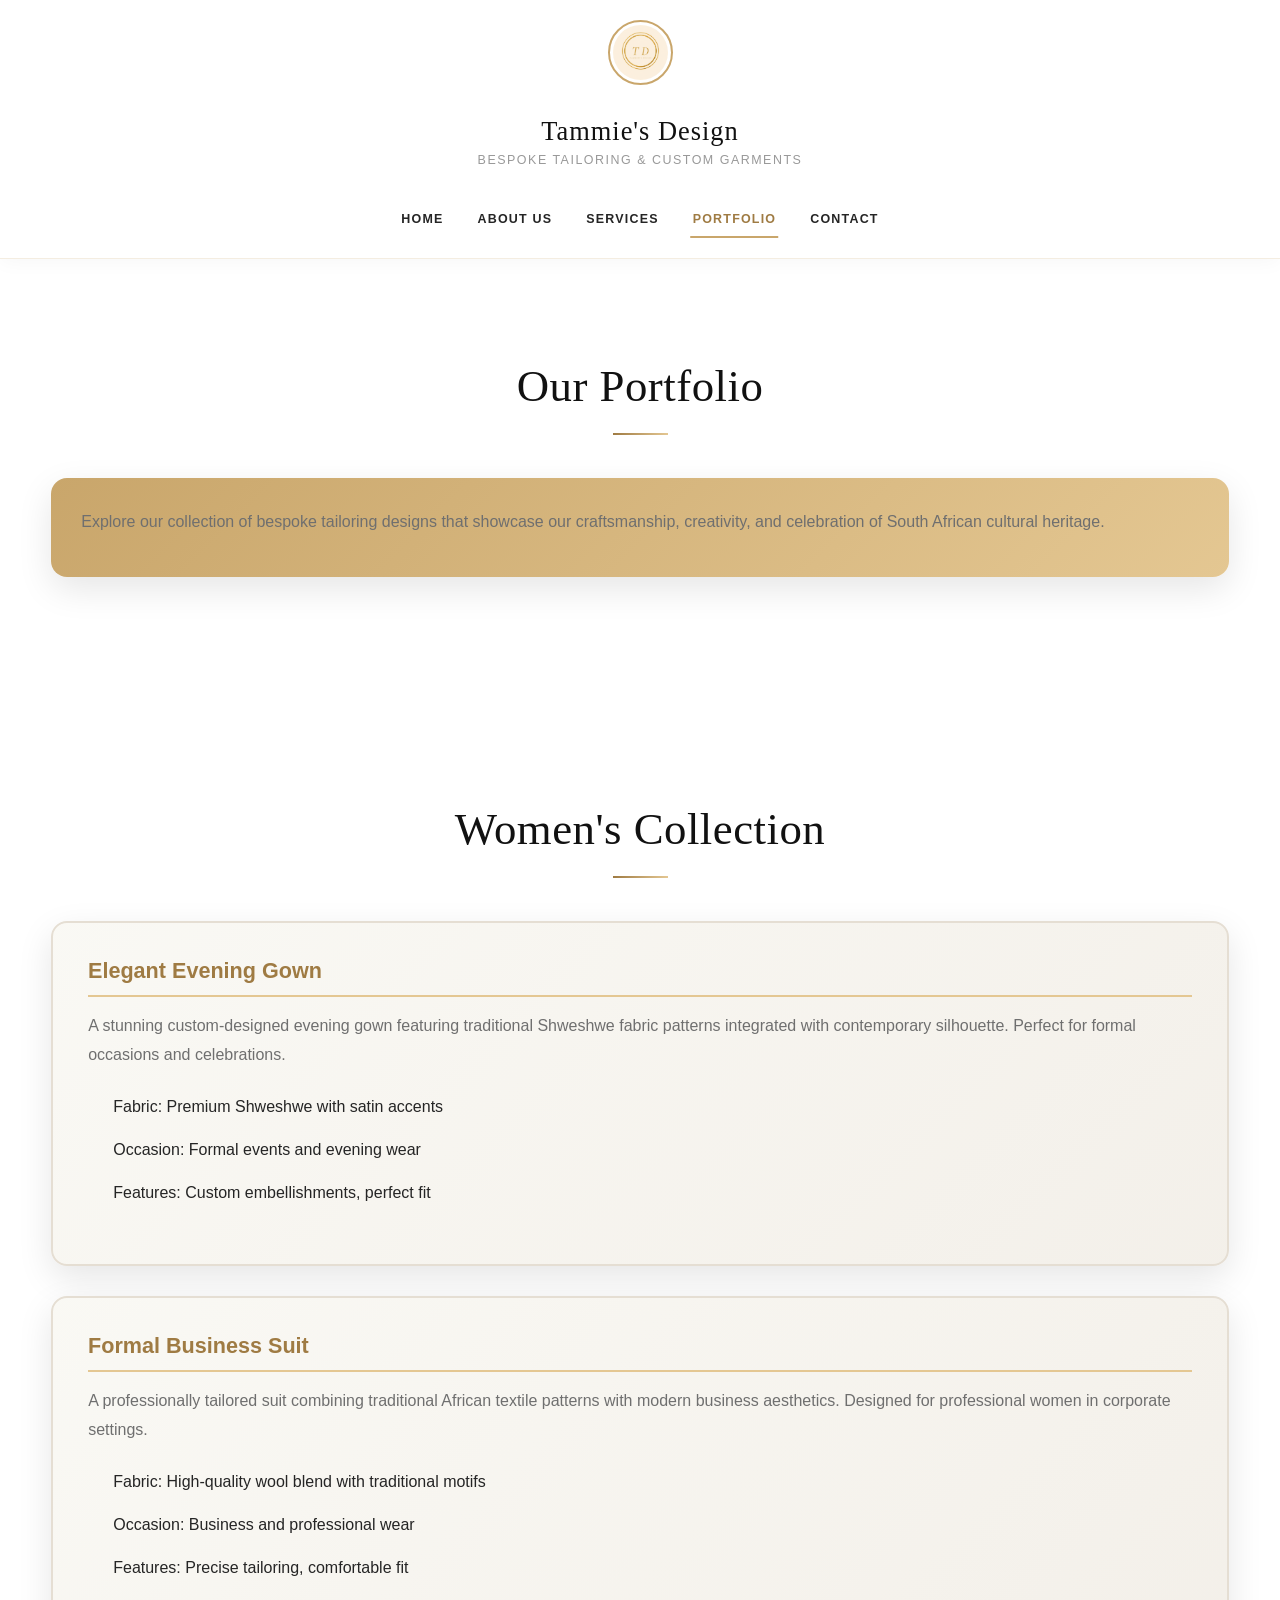
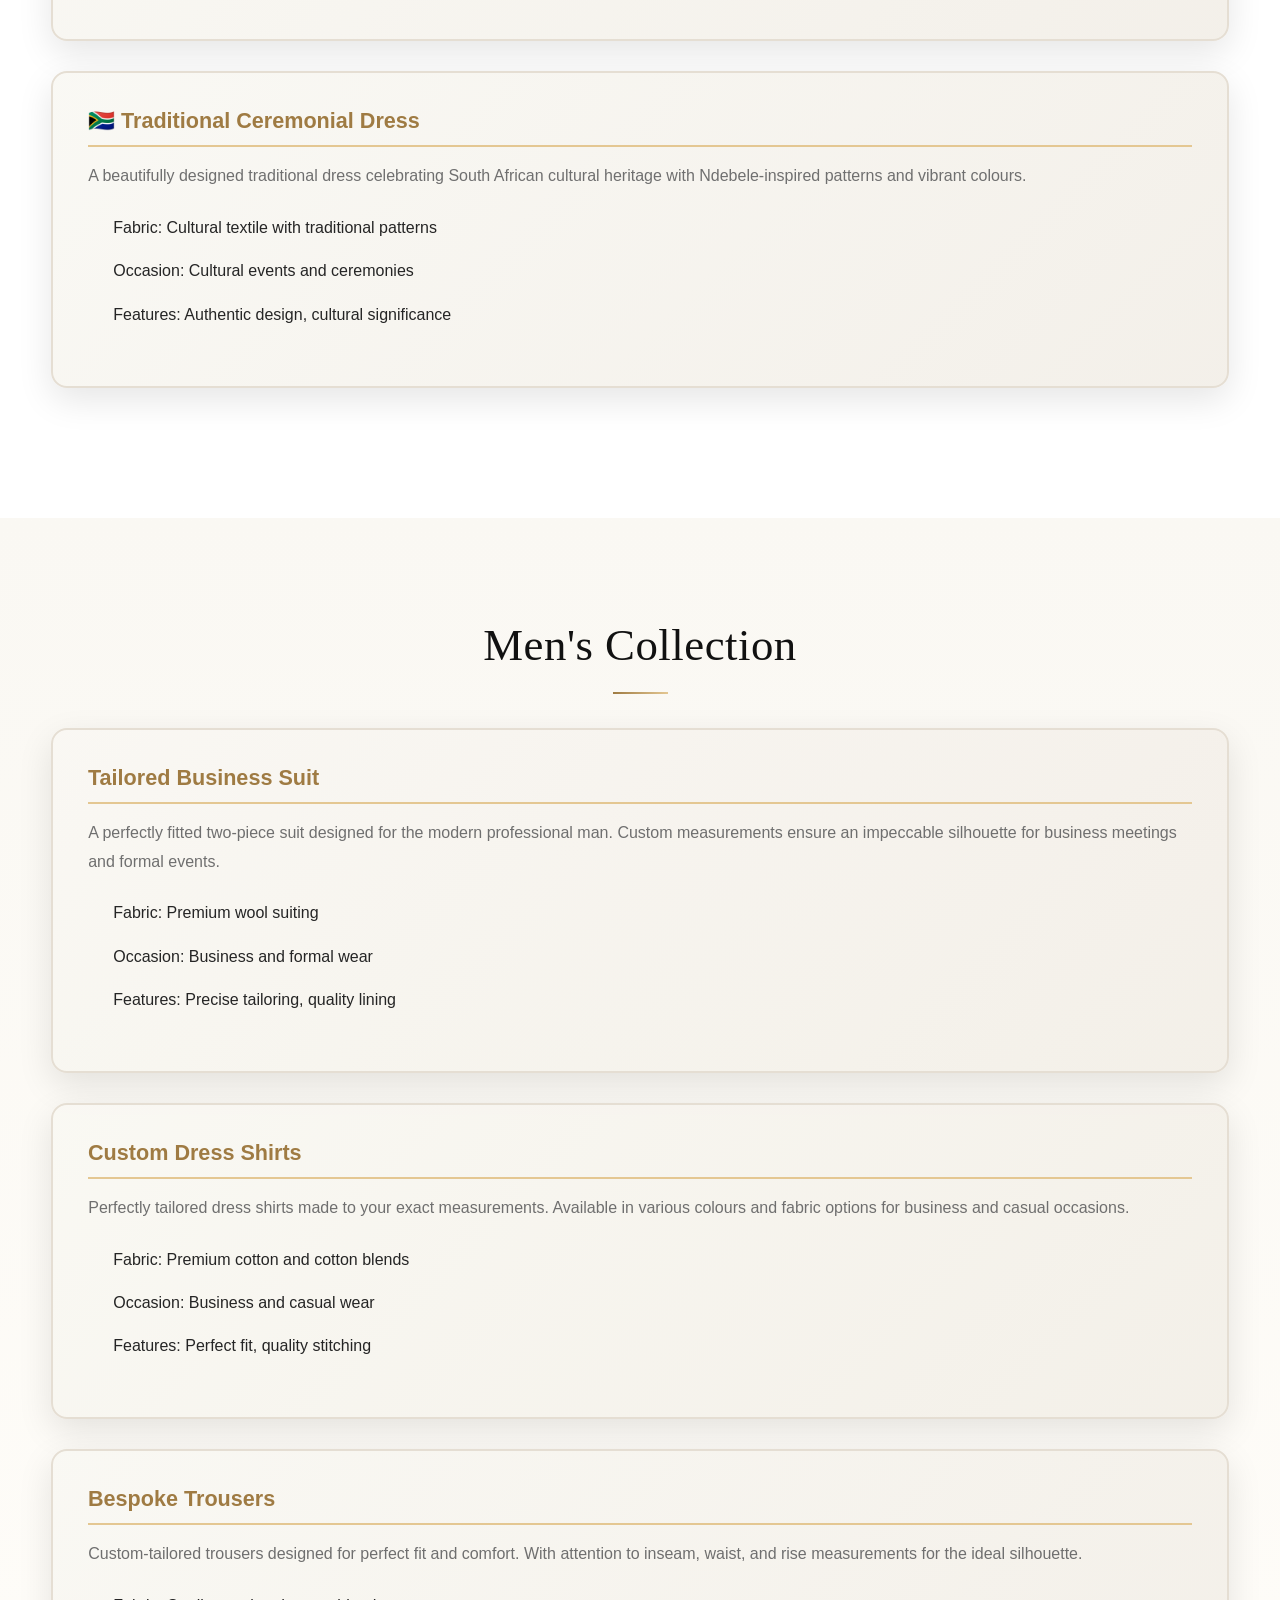
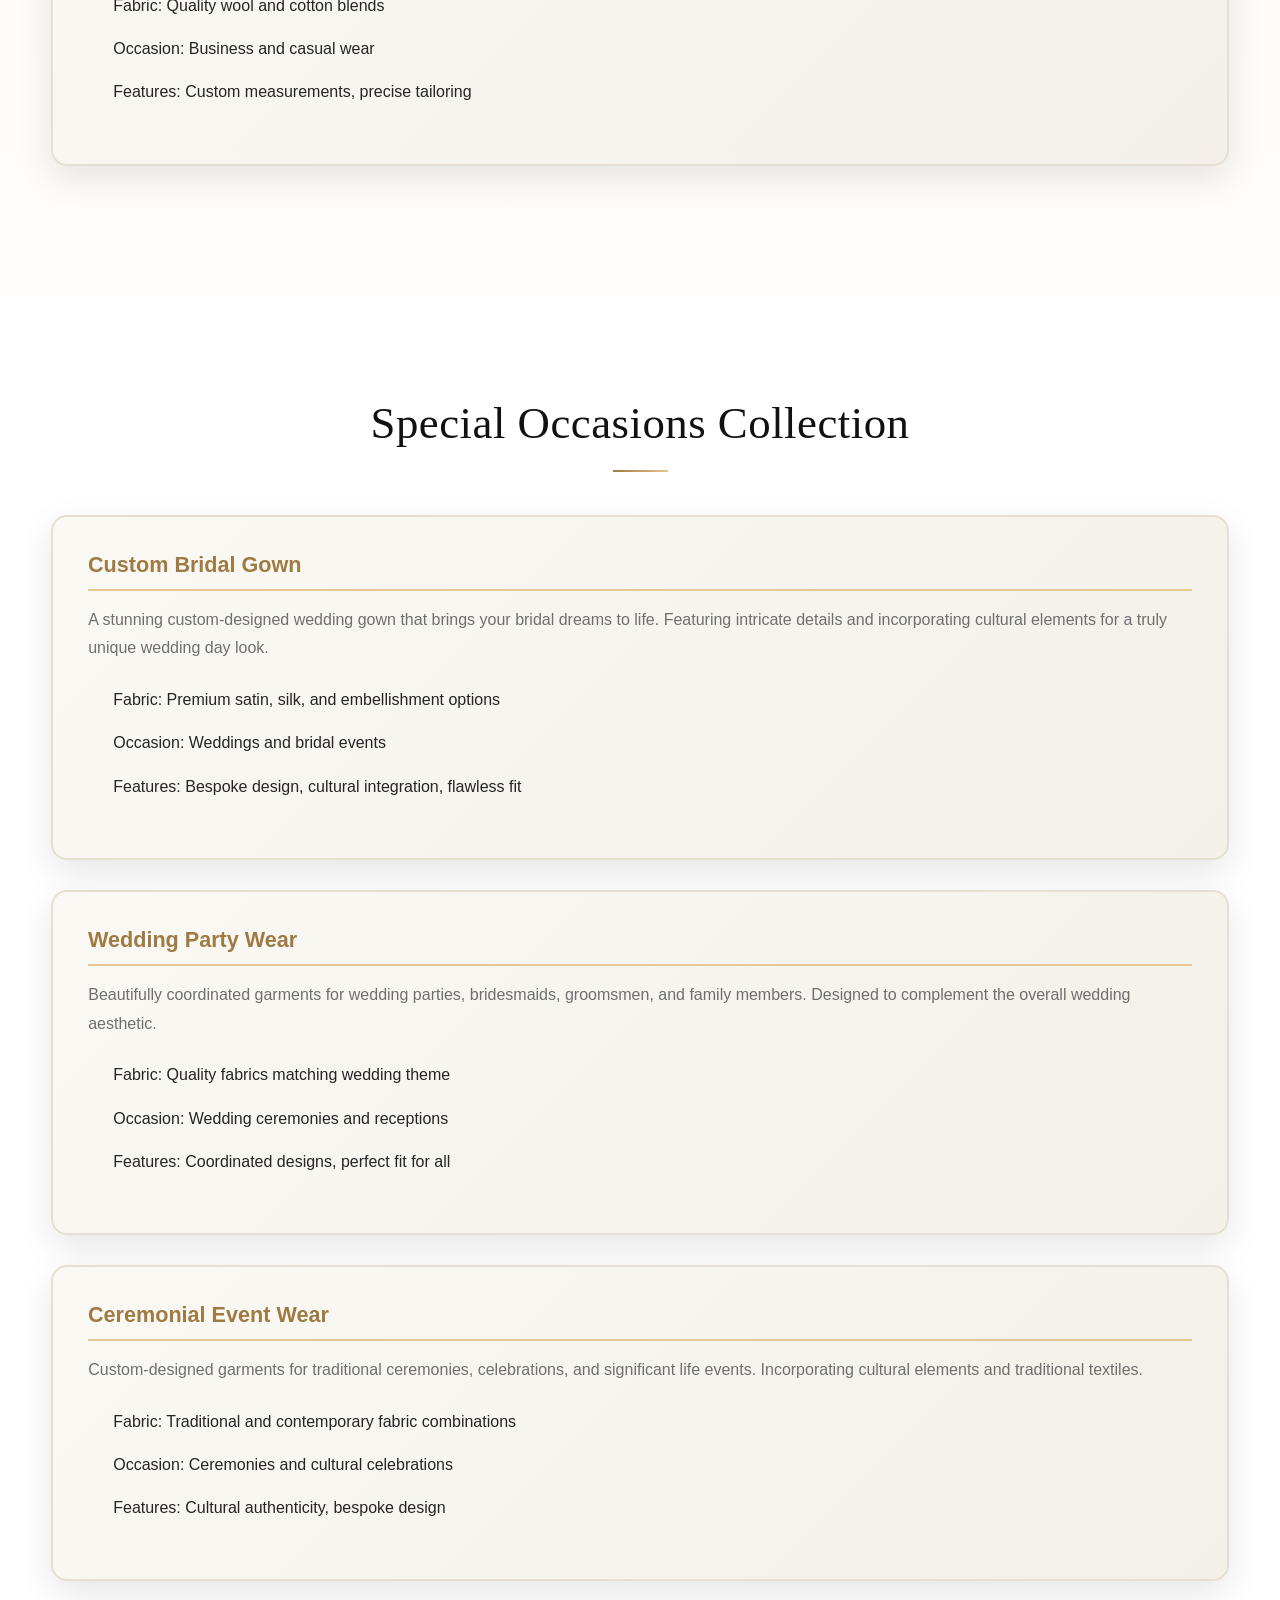
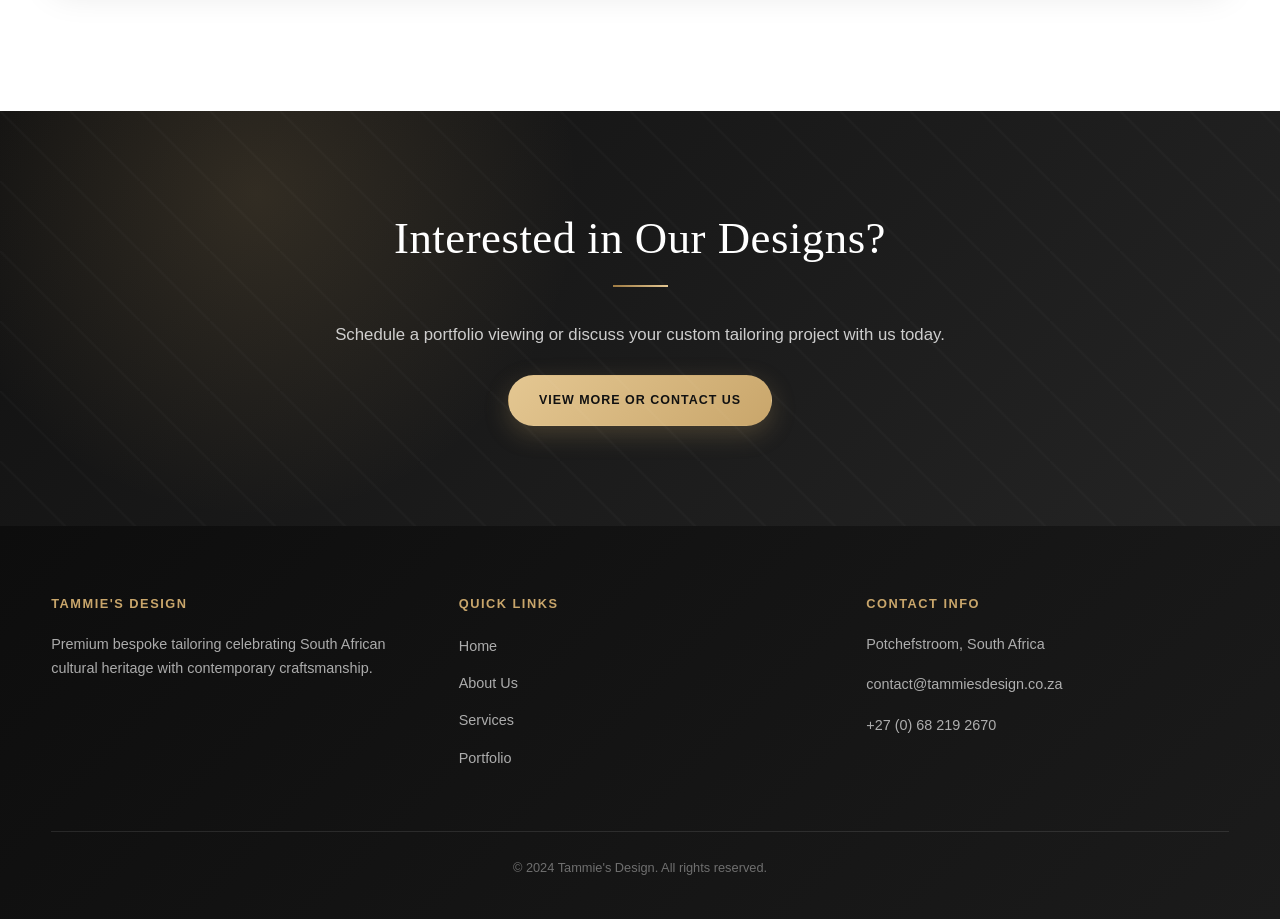
<file: PART 2 WebDevelopment/Tammiey's design code/product.html>
<!DOCTYPE html>
<html lang="en">
<head>
    <meta charset="UTF-8">
    <meta name="viewport" content="width=device-width, initial-scale=1.0">
    <title>Portfolio - Tammie's Design</title>
    <link rel="stylesheet" href="css_assets/myfirststyles.css">
</head>
<body>
    <header>
        <div class="container">
            <img src="_images/Tammieys Design.png.png" alt="Tammie's Design Logo">
            <div class="header-branding">
                <h1>Tammie's Design</h1>
                <p>Bespoke Tailoring & Custom Garments</p>
            </div>
            <nav>
                <ul>
                    <li><a href="index.html">Home</a></li>
                    <li><a href="about.html">About Us</a></li>
                    <li><a href="services.html">Services</a></li>
                    <li><a href="product.html" class="active">Portfolio</a></li>
                    <li><a href="contact.html">Contact</a></li>
                </ul>
            </nav>
        </div>
    </header>

    <main>
        <section class="welcome">
            <div class="container">
                <h2>Our Portfolio</h2>
                <div class="content-box box-primary">
                    <p>Explore our collection of bespoke tailoring designs that showcase our craftsmanship, creativity, and celebration of South African cultural heritage.</p>
                </div>
            </div>
        </section>

        <section class="welcome">
            <div class="container">
                <h2>Women's Collection</h2>
                
                <article>
                    <h3> Elegant Evening Gown</h3>
                    <p>A stunning custom-designed evening gown featuring traditional Shweshwe fabric patterns integrated with contemporary silhouette. Perfect for formal occasions and celebrations.</p>
                    <ul>
                        <li>Fabric: Premium Shweshwe with satin accents</li>
                        <li>Occasion: Formal events and evening wear</li>
                        <li>Features: Custom embellishments, perfect fit</li>
                    </ul>
                </article>

                <article>
                    <h3> Formal Business Suit</h3>
                    <p>A professionally tailored suit combining traditional African textile patterns with modern business aesthetics. Designed for professional women in corporate settings.</p>
                    <ul>
                        <li>Fabric: High-quality wool blend with traditional motifs</li>
                        <li>Occasion: Business and professional wear</li>
                        <li>Features: Precise tailoring, comfortable fit</li>
                    </ul>
                </article>

                <article>
                    <h3>🇿🇦 Traditional Ceremonial Dress</h3>
                    <p>A beautifully designed traditional dress celebrating South African cultural heritage with Ndebele-inspired patterns and vibrant colours.</p>
                    <ul>
                        <li>Fabric: Cultural textile with traditional patterns</li>
                        <li>Occasion: Cultural events and ceremonies</li>
                        <li>Features: Authentic design, cultural significance</li>
                    </ul>
                </article>
            </div>
        </section>

        <section class="services">
            <div class="container">
                <h2>Men's Collection</h2>
                
                <article>
                    <h3> Tailored Business Suit</h3>
                    <p>A perfectly fitted two-piece suit designed for the modern professional man. Custom measurements ensure an impeccable silhouette for business meetings and formal events.</p>
                    <ul>
                        <li>Fabric: Premium wool suiting</li>
                        <li>Occasion: Business and formal wear</li>
                        <li>Features: Precise tailoring, quality lining</li>
                    </ul>
                </article>

                <article>
                    <h3> Custom Dress Shirts</h3>
                    <p>Perfectly tailored dress shirts made to your exact measurements. Available in various colours and fabric options for business and casual occasions.</p>
                    <ul>
                        <li>Fabric: Premium cotton and cotton blends</li>
                        <li>Occasion: Business and casual wear</li>
                        <li>Features: Perfect fit, quality stitching</li>
                    </ul>
                </article>

                <article>
                    <h3>Bespoke Trousers</h3>
                    <p>Custom-tailored trousers designed for perfect fit and comfort. With attention to inseam, waist, and rise measurements for the ideal silhouette.</p>
                    <ul>
                        <li>Fabric: Quality wool and cotton blends</li>
                        <li>Occasion: Business and casual wear</li>
                        <li>Features: Custom measurements, precise tailoring</li>
                    </ul>
                </article>
            </div>
        </section>

        <section class="welcome">
            <div class="container">
                <h2>Special Occasions Collection</h2>
                
                <article>
                    <h3> Custom Bridal Gown</h3>
                    <p>A stunning custom-designed wedding gown that brings your bridal dreams to life. Featuring intricate details and incorporating cultural elements for a truly unique wedding day look.</p>
                    <ul>
                        <li>Fabric: Premium satin, silk, and embellishment options</li>
                        <li>Occasion: Weddings and bridal events</li>
                        <li>Features: Bespoke design, cultural integration, flawless fit</li>
                    </ul>
                </article>

                <article>
                    <h3> Wedding Party Wear</h3>
                    <p>Beautifully coordinated garments for wedding parties, bridesmaids, groomsmen, and family members. Designed to complement the overall wedding aesthetic.</p>
                    <ul>
                        <li>Fabric: Quality fabrics matching wedding theme</li>
                        <li>Occasion: Wedding ceremonies and receptions</li>
                        <li>Features: Coordinated designs, perfect fit for all</li>
                    </ul>
                </article>

                <article>
                    <h3> Ceremonial Event Wear</h3>
                    <p>Custom-designed garments for traditional ceremonies, celebrations, and significant life events. Incorporating cultural elements and traditional textiles.</p>
                    <ul>
                        <li>Fabric: Traditional and contemporary fabric combinations</li>
                        <li>Occasion: Ceremonies and cultural celebrations</li>
                        <li>Features: Cultural authenticity, bespoke design</li>
                    </ul>
                </article>
            </div>
        </section>

        <section class="callout">
            <div class="container">
                <h2>Interested in Our Designs?</h2>
                <p>Schedule a portfolio viewing or discuss your custom tailoring project with us today.</p>
                <a href="contact.html" class="btn btn-primary">View More or Contact Us</a>
            </div>
        </section>

    </main>

    <footer>
        <div class="container">
            <div class="footer-content">
                <div class="footer-section">
                    <h4>Tammie's Design</h4>
                    <p>Premium bespoke tailoring celebrating South African cultural heritage with contemporary craftsmanship.</p>
                </div>
                <div class="footer-section">
                    <h4>Quick Links</h4>
                    <ul>
                        <li><a href="index.html">Home</a></li>
                        <li><a href="about.html">About Us</a></li>
                        <li><a href="services.html">Services</a></li>
                        <li><a href="product.html">Portfolio</a></li>
                    </ul>
                </div>
                <div class="footer-section">
                    <h4>Contact Info</h4>
                    <p> Potchefstroom, South Africa</p>
                    <p> <a href="mailto:contact@tammiesdesign.co.za">contact@tammiesdesign.co.za</a></p>
                    <p> <a href="tel:+27682192670">+27 (0) 68 219 2670</a></p>
                </div>
            </div>
            <div class="footer-bottom">
                <p>&copy; 2024 Tammie's Design. All rights reserved.</p>
            </div>
        </div>
    </footer>
</body>
</html>
</file>
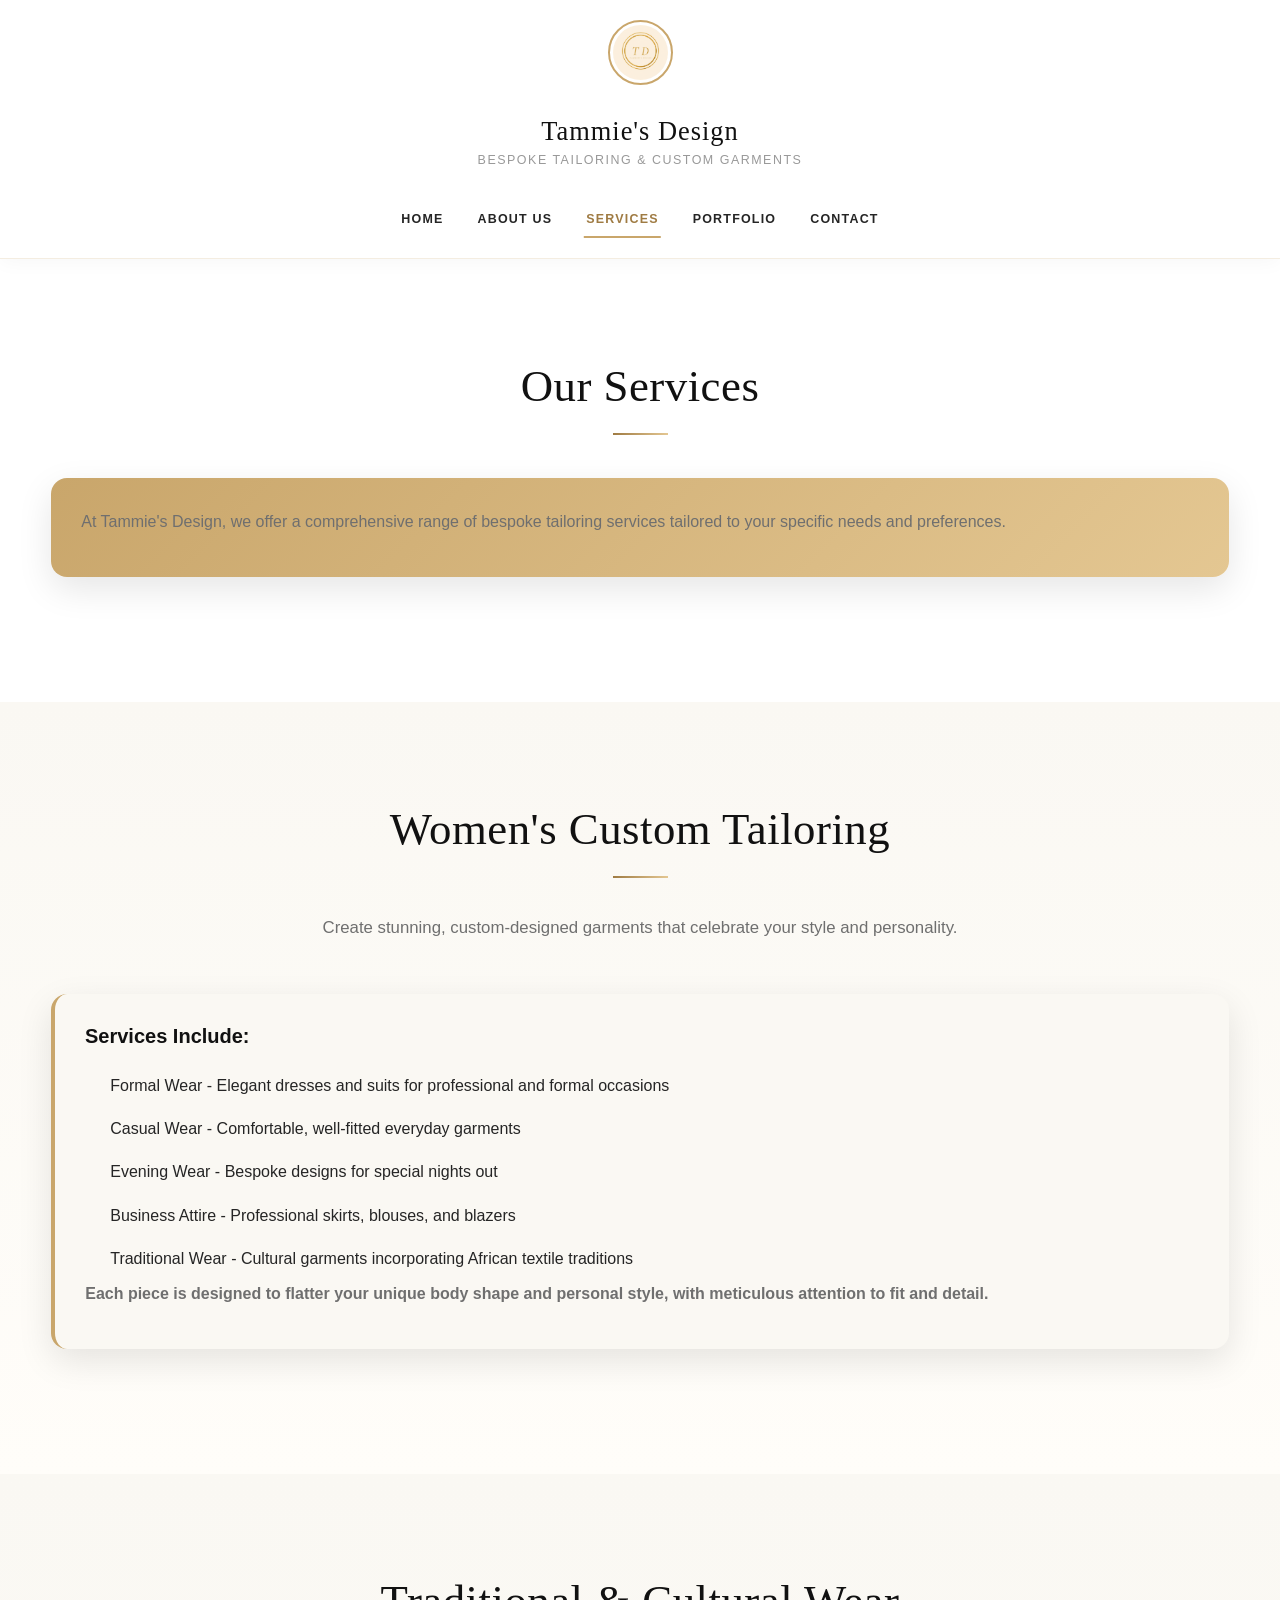
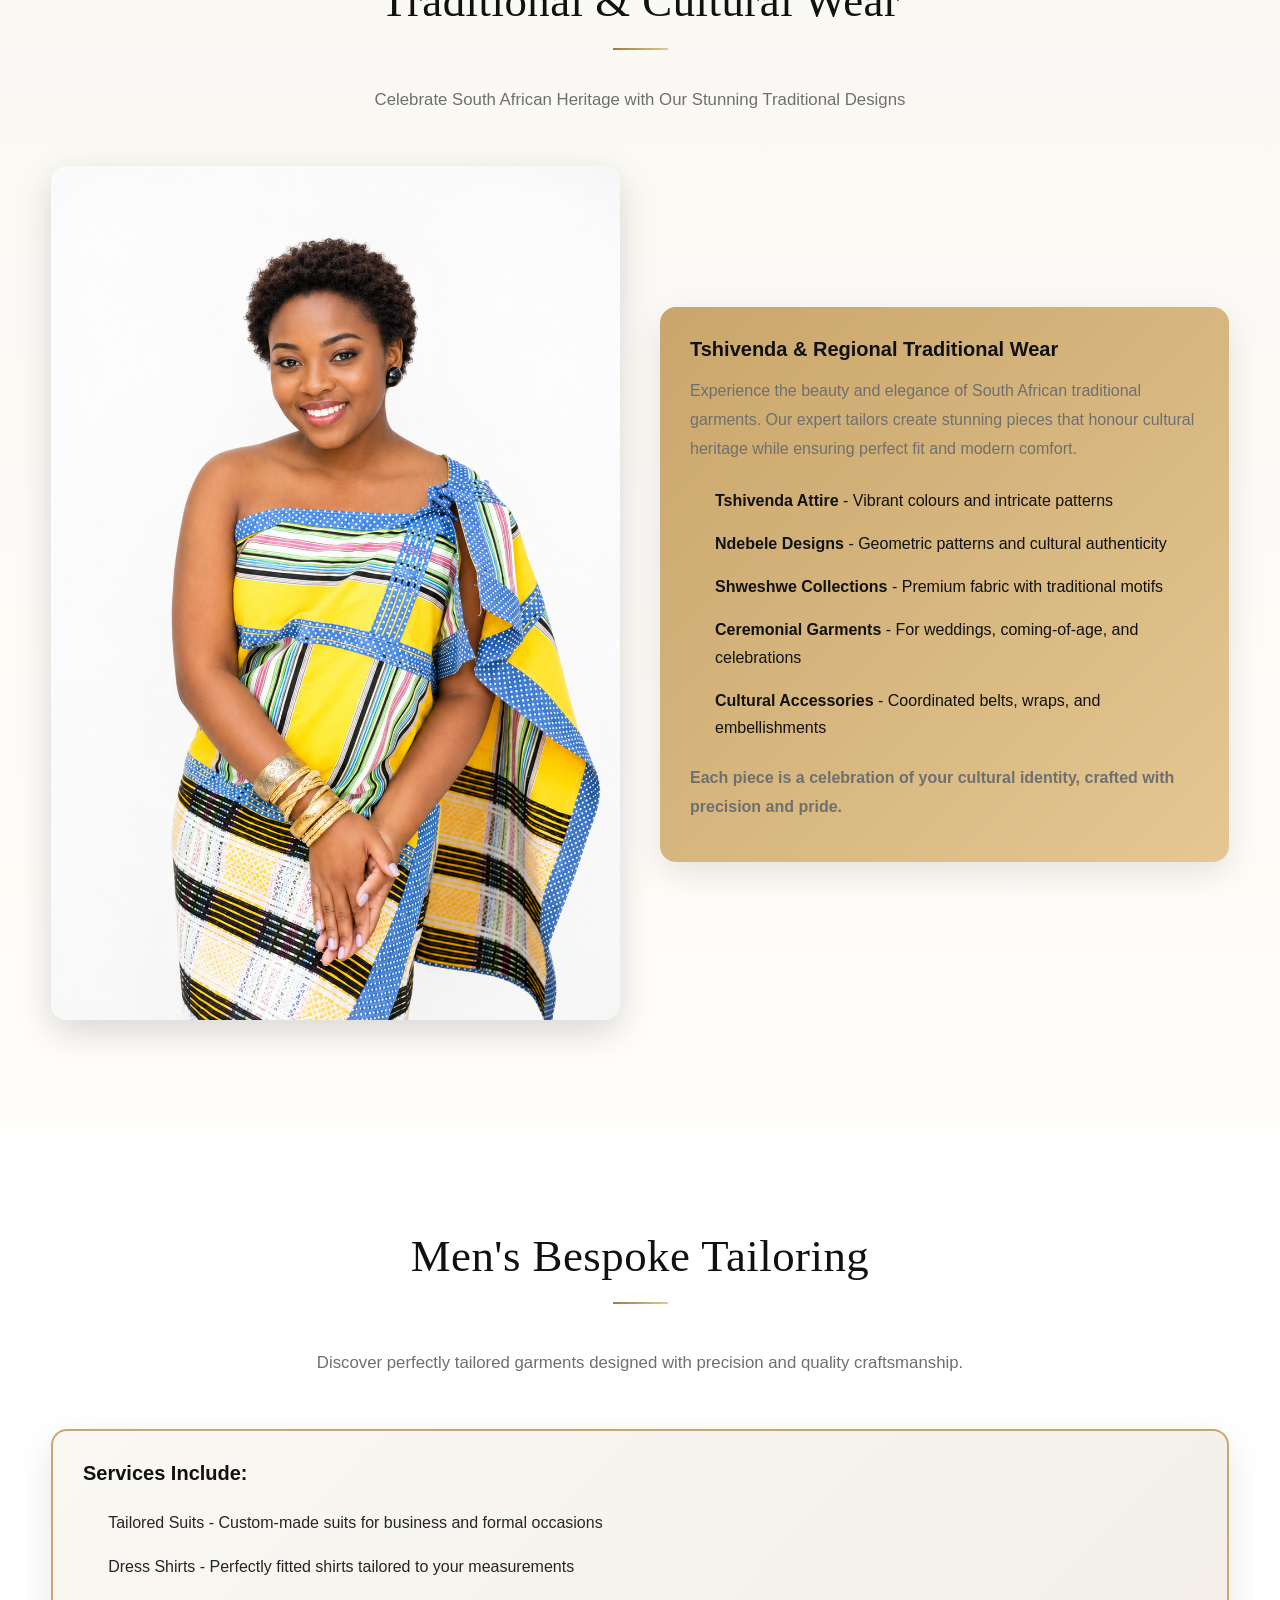
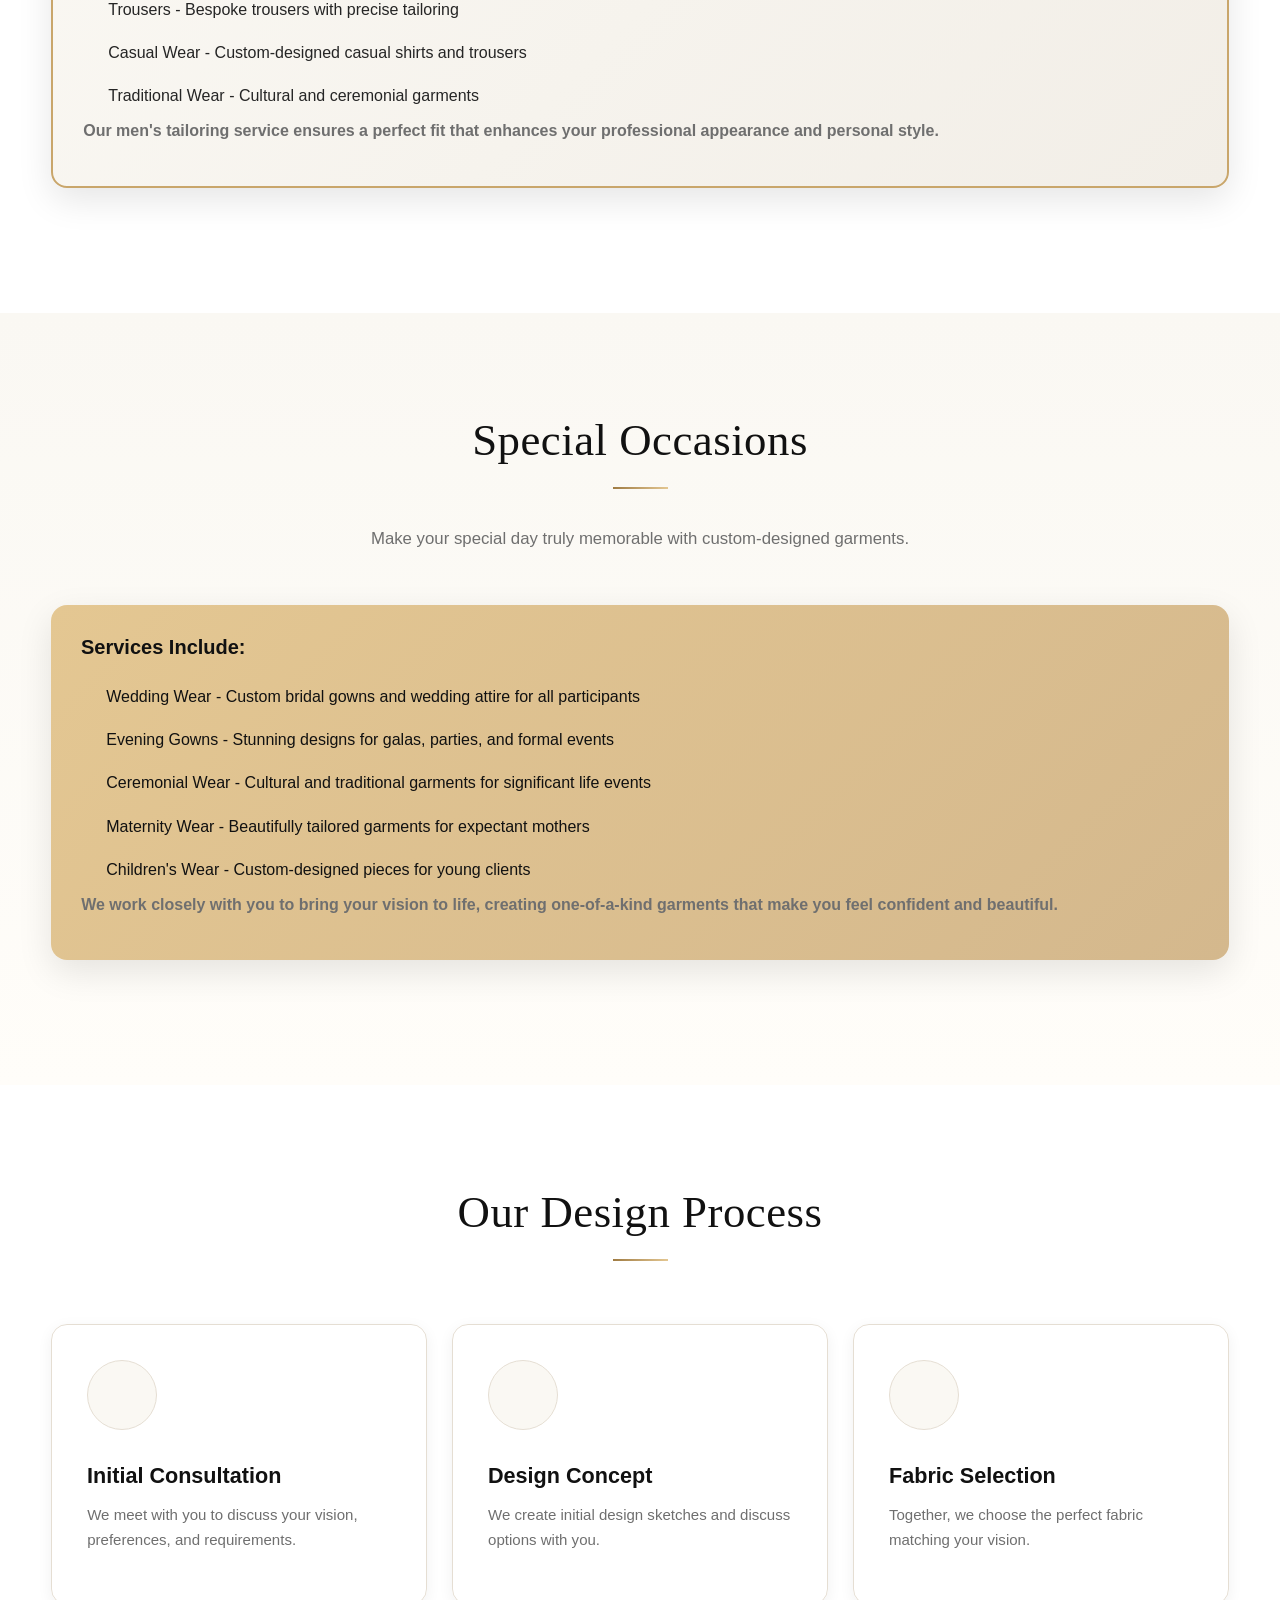
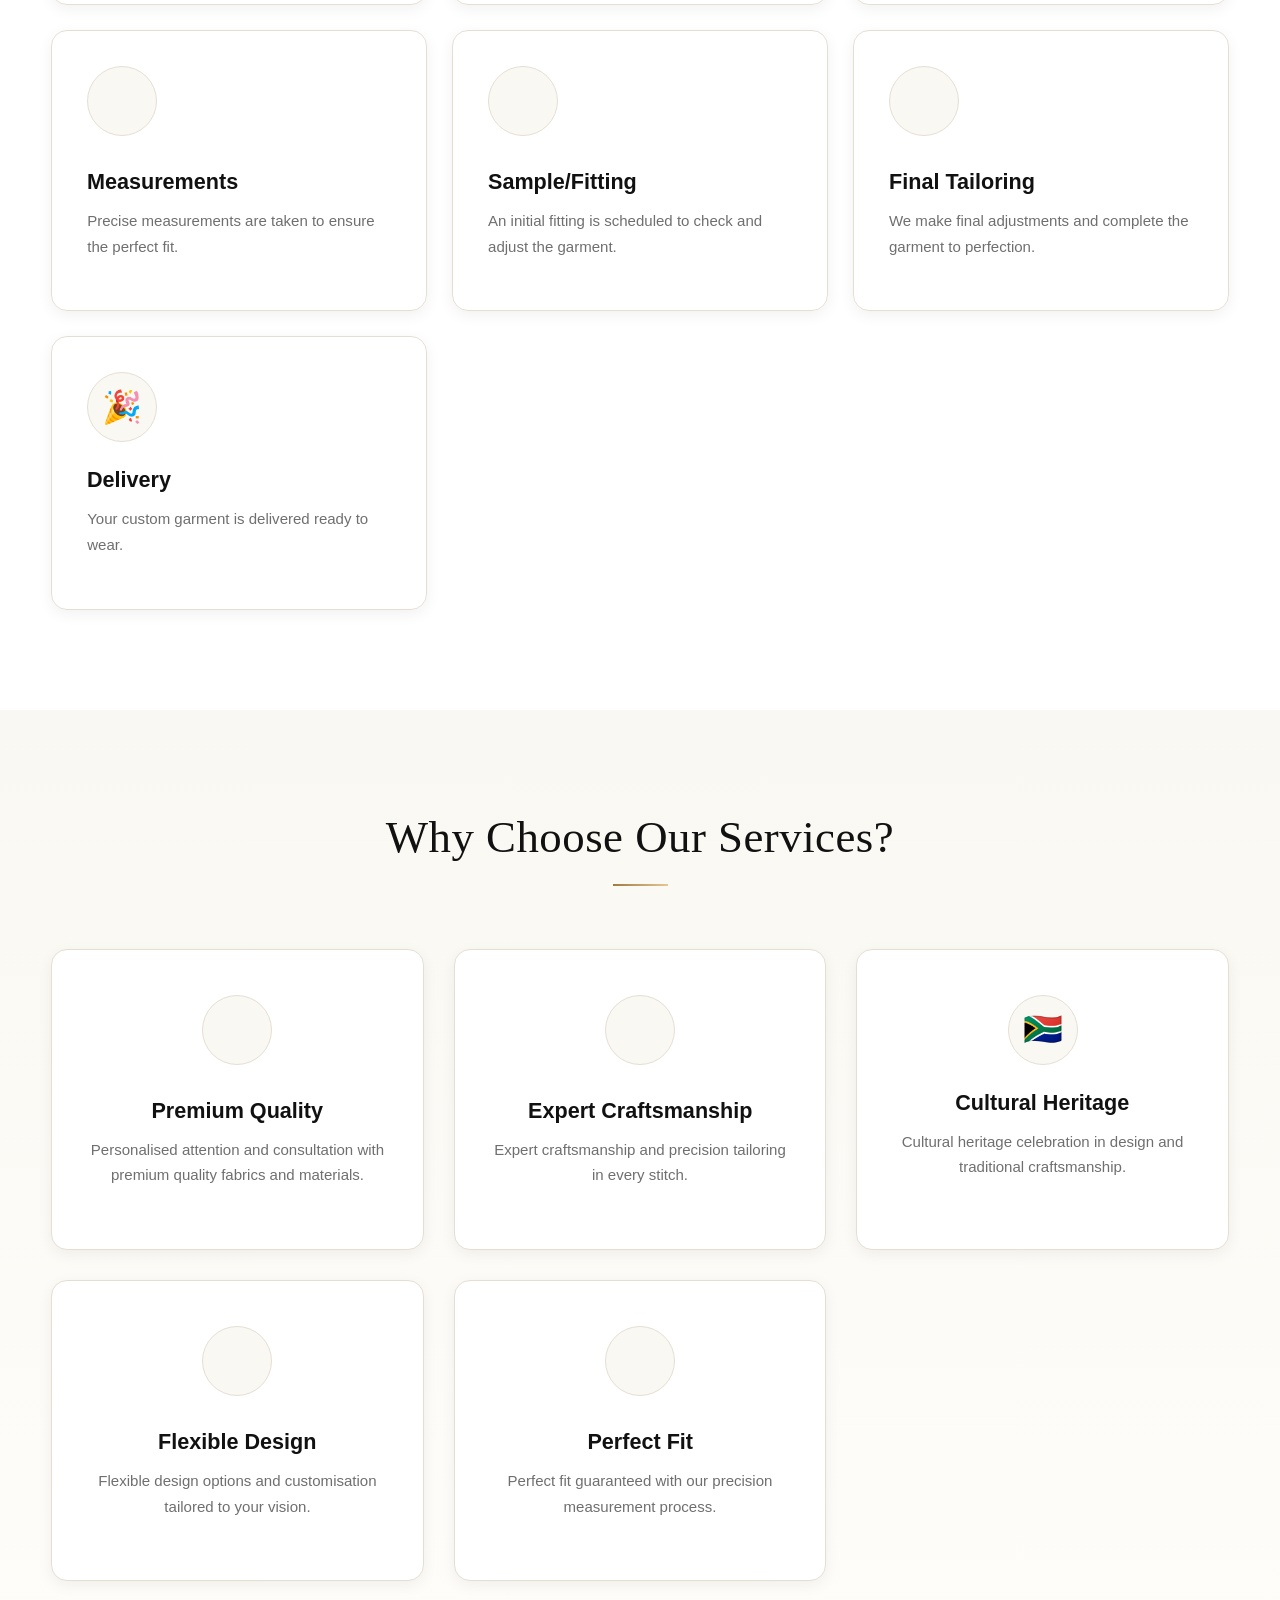
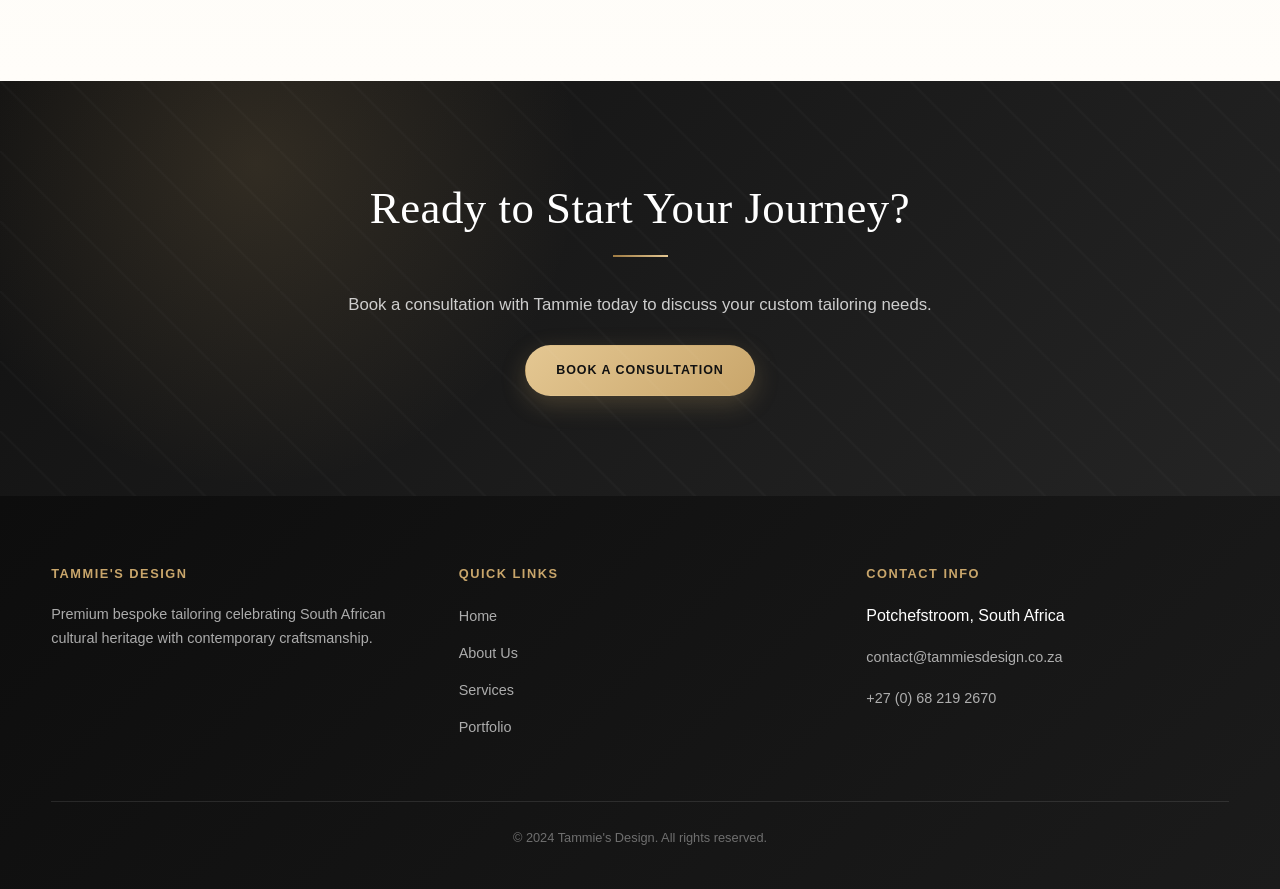
<file: PART 2 WebDevelopment/Tammiey's design code/services.html>
<!DOCTYPE html>
<html lang="en">
<head>
    <meta charset="UTF-8">
    <meta name="viewport" content="width=device-width, initial-scale=1.0">
    <title>Services - Tammie's Design</title>
    <link rel="stylesheet" href="css_assets/myfirststyles.css">
</head>
<body>
    <header>
        <div class="container">
            <img src="_images/Tammieys Design.png.png" alt="Tammie's Design Logo">
            <div class="header-branding">
                <h1>Tammie's Design</h1>
                <p>Bespoke Tailoring & Custom Garments</p>
            </div>
            <nav>
                <ul>
                    <li><a href="index.html">Home</a></li>
                    <li><a href="about.html">About Us</a></li>
                    <li><a href="services.html" class="active">Services</a></li>
                    <li><a href="product.html">Portfolio</a></li>
                    <li><a href="contact.html">Contact</a></li>
                </ul>
            </nav>
        </div>
    </header>

    <main>
        <section class="welcome">
            <div class="container">
                <h2>Our Services</h2>
                <div class="content-box box-primary">
                    <p>At Tammie's Design, we offer a comprehensive range of bespoke tailoring services tailored to your specific needs and preferences.</p>
                </div>
            </div>
        </section>

        <section class="services">
            <div class="container">
                <h2>Women's Custom Tailoring</h2>
                <p class="intro-text">Create stunning, custom-designed garments that celebrate your style and personality.</p>
                
                <div class="content-box box-light">
                    <h3>Services Include:</h3>
                    <ul>
                        <li>Formal Wear - Elegant dresses and suits for professional and formal occasions</li>
                        <li>Casual Wear - Comfortable, well-fitted everyday garments</li>
                        <li>Evening Wear - Bespoke designs for special nights out</li>
                        <li>Business Attire - Professional skirts, blouses, and blazers</li>
                        <li>Traditional Wear - Cultural garments incorporating African textile traditions</li>
                    </ul>
                    <p><strong>Each piece is designed to flatter your unique body shape and personal style, with meticulous attention to fit and detail.</strong></p>
                </div>
            </div>
        </section>

        <section class="services">
            <div class="container">
                <h2>Traditional & Cultural Wear</h2>
                <p class="intro-text">Celebrate South African Heritage with Our Stunning Traditional Designs</p>
                
                <div style="display: grid; grid-template-columns: 1fr 1fr; gap: 40px; align-items: center; margin-top: 45px;">
                    <div>
                        <img src="_images/TSHIVENDA ATTIRE.png" alt="Beautiful Tshivenda Traditional Attire - Bespoke Tailoring" style="width: 100%; height: auto; border-radius: 16px; box-shadow: 0 12px 35px rgba(0, 0, 0, 0.15); transition: all 0.35s ease;">
                    </div>
                    <div class="content-box box-primary">
                        <h3>Tshivenda & Regional Traditional Wear</h3>
                        <p>Experience the beauty and elegance of South African traditional garments. Our expert tailors create stunning pieces that honour cultural heritage while ensuring perfect fit and modern comfort.</p>
                        <ul style="margin-top: 15px;">
                            <li><strong>Tshivenda Attire</strong> - Vibrant colours and intricate patterns</li>
                            <li><strong>Ndebele Designs</strong> - Geometric patterns and cultural authenticity</li>
                            <li><strong>Shweshwe Collections</strong> - Premium fabric with traditional motifs</li>
                            <li><strong>Ceremonial Garments</strong> - For weddings, coming-of-age, and celebrations</li>
                            <li><strong>Cultural Accessories</strong> - Coordinated belts, wraps, and embellishments</li>
                        </ul>
                        <p style="margin-top: 15px;"><strong>Each piece is a celebration of your cultural identity, crafted with precision and pride.</strong></p>
                    </div>
                </div>
            </div>
        </section>

        <section class="welcome">
            <div class="container">
                <h2>Men's Bespoke Tailoring</h2>
                <p class="intro-text">Discover perfectly tailored garments designed with precision and quality craftsmanship.</p>
                
                <div class="content-box box-secondary">
                    <h3>Services Include:</h3>
                    <ul>
                        <li>Tailored Suits - Custom-made suits for business and formal occasions</li>
                        <li>Dress Shirts - Perfectly fitted shirts tailored to your measurements</li>
                        <li>Trousers - Bespoke trousers with precise tailoring</li>
                        <li>Casual Wear - Custom-designed casual shirts and trousers</li>
                        <li>Traditional Wear - Cultural and ceremonial garments</li>
                    </ul>
                    <p><strong>Our men's tailoring service ensures a perfect fit that enhances your professional appearance and personal style.</strong></p>
                </div>
            </div>
        </section>

        <section class="services">
            <div class="container">
                <h2>Special Occasions</h2>
                <p class="intro-text">Make your special day truly memorable with custom-designed garments.</p>
                
                <div class="content-box box-accent">
                    <h3>Services Include:</h3>
                    <ul>
                        <li>Wedding Wear - Custom bridal gowns and wedding attire for all participants</li>
                        <li>Evening Gowns - Stunning designs for galas, parties, and formal events</li>
                        <li>Ceremonial Wear - Cultural and traditional garments for significant life events</li>
                        <li>Maternity Wear - Beautifully tailored garments for expectant mothers</li>
                        <li>Children's Wear - Custom-designed pieces for young clients</li>
                    </ul>
                    <p><strong>We work closely with you to bring your vision to life, creating one-of-a-kind garments that make you feel confident and beautiful.</strong></p>
                </div>
            </div>
        </section>

        <section class="welcome">
            <div class="container">
                <h2>Our Design Process</h2>
                
                <div class="services-grid">
                    <div class="service-card">
                        <div class="card-icon"></div>
                        <h3>Initial Consultation</h3>
                        <p>We meet with you to discuss your vision, preferences, and requirements.</p>
                    </div>
                    
                    <div class="service-card">
                        <div class="card-icon"></div>
                        <h3>Design Concept</h3>
                        <p>We create initial design sketches and discuss options with you.</p>
                    </div>
                    
                    <div class="service-card">
                        <div class="card-icon"></div>
                        <h3>Fabric Selection</h3>
                        <p>Together, we choose the perfect fabric matching your vision.</p>
                    </div>
                    
                    <div class="service-card">
                        <div class="card-icon"></div>
                        <h3>Measurements</h3>
                        <p>Precise measurements are taken to ensure the perfect fit.</p>
                    </div>
                    
                    <div class="service-card">
                        <div class="card-icon"></div>
                        <h3>Sample/Fitting</h3>
                        <p>An initial fitting is scheduled to check and adjust the garment.</p>
                    </div>
                    
                    <div class="service-card">
                        <div class="card-icon"></div>
                        <h3>Final Tailoring</h3>
                        <p>We make final adjustments and complete the garment to perfection.</p>
                    </div>
                    
                    <div class="service-card">
                        <div class="card-icon">🎉</div>
                        <h3>Delivery</h3>
                        <p>Your custom garment is delivered ready to wear.</p>
                    </div>
                </div>
            </div>
        </section>

        <section class="services">
            <div class="container">
                <h2>Why Choose Our Services?</h2>
                
                <div class="cards">
                    <div class="card">
                        <div class="card-icon"></div>
                        <h3>Premium Quality</h3>
                        <p>Personalised attention and consultation with premium quality fabrics and materials.</p>
                    </div>
                    <div class="card">
                        <div class="card-icon"></div>
                        <h3>Expert Craftsmanship</h3>
                        <p>Expert craftsmanship and precision tailoring in every stitch.</p>
                    </div>
                    <div class="card">
                        <div class="card-icon">🇿🇦</div>
                        <h3>Cultural Heritage</h3>
                        <p>Cultural heritage celebration in design and traditional craftsmanship.</p>
                    </div>
                    <div class="card">
                        <div class="card-icon"></div>
                        <h3>Flexible Design</h3>
                        <p>Flexible design options and customisation tailored to your vision.</p>
                    </div>
                    <div class="card">
                        <div class="card-icon"></div>
                        <h3>Perfect Fit</h3>
                        <p>Perfect fit guaranteed with our precision measurement process.</p>
                    </div>
                </div>
            </div>
        </section>

        <section class="callout">
            <div class="container">
                <h2>Ready to Start Your Journey?</h2>
                <p>Book a consultation with Tammie today to discuss your custom tailoring needs.</p>
                <a href="contact.html" class="btn btn-primary">Book a Consultation</a>
            </div>
        </section>
    </main>

    <footer>
        <div class="container">
            <div class="footer-content">
                <div class="footer-section">
                    <h4>Tammie's Design</h4>
                    <p>Premium bespoke tailoring celebrating South African cultural heritage with contemporary craftsmanship.</p>
                </div>
                <div class="footer-section">
                    <h4>Quick Links</h4>
                    <ul>
                        <li><a href="index.html">Home</a></li>
                        <li><a href="about.html">About Us</a></li>
                        <li><a href="services.html">Services</a></li>
                        <li><a href="product.html">Portfolio</a></li>
                    </ul>
                </div>
                <div class="footer-section">
                    <h4>Contact Info</h4>
                    <p></p> Potchefstroom, South Africa</p>
                    <p> <a href="mailto:contact@tammiesdesign.co.za">contact@tammiesdesign.co.za</a></p>
                    <p> <a href="tel:+27682192670">+27 (0) 68 219 2670</a></p>
                </div>
            </div>
            <div class="footer-bottom">
                <p>&copy; 2024 Tammie's Design. All rights reserved.</p>
            </div>
        </div>
    </footer>
</body>
</html>
</file>
<file: PART 2 WebDevelopment/Tammiey's design code/css_assets/myfirststyles.css>
:root {
--black: #111111;
--black-soft: #1a1a1a;
--gold: #c9a66b;
--gold-light: #e4c792;
--gold-dark: #9f7b43;

--white: #ffffff;
--cream: #faf8f3;
--cream-dark: #f2eee7;

--text: #252525;
--text-light: #6f6f6f;
--text-muted: #999999;

--border: #e5ded3;

--success: #477a55;
--error: #c1435e;

--font-serif: "Georgia", "Times New Roman", serif;
--font-sans: "Segoe UI", "Helvetica Neue", Arial, sans-serif;

--radius: 8px;
--radius-lg: 16px;
--radius-xl: 24px;

--shadow-sm: 0 4px 15px rgba(0, 0, 0, 0.06);
--shadow-md: 0 12px 35px rgba(0, 0, 0, 0.10);
--shadow-lg: 0 20px 55px rgba(0, 0, 0, 0.15);

--transition: all 0.35s ease;


}


* {
  margin: 0;
  padding: 0;
  box-sizing: border-box;
  }

html {
scroll-behavior: smooth;
-webkit-font-smoothing: antialiased;
}

body {
font-family: var(--font-sans);
color: var(--text);
background: var(--white);
line-height: 1.7;
font-size: 16px;
overflow-x: hidden;
}



::selection {
background: var(--gold);
color: var(--black);
}



h1,
h2,
h3,
h4,
h5,
h6 {
color: var(--black);
line-height: 1.25;
margin-bottom: 1rem;
}

h1,
h2 {
font-family: var(--font-serif);
font-weight: 400;
}

h1 {
font-size: clamp(2.8rem, 6vw, 5rem);
letter-spacing: 1px;
}

h2 {
font-size: clamp(1.8rem, 4vw, 2.8rem);
letter-spacing: 0.5px;
}

h3 {
font-size: 1.35rem;
font-weight: 600;
}

h4 {
font-size: 1.05rem;
}

p {
color: var(--text-light);
margin-bottom: 1rem;
}

a {
color: var(--gold-dark);
text-decoration: none;
transition: var(--transition);
}

a:hover {
color: var(--gold);
}

.container {
width: min(1200px, 92%);
margin: 0 auto;
}

header {
position: sticky;
top: 0;
z-index: 999;


padding: 20px 0;

background: rgba(255, 255, 255, 0.94);
backdrop-filter: blur(18px);
-webkit-backdrop-filter: blur(18px);

border-bottom: 1px solid rgba(201, 166, 107, 0.2);

box-shadow: 0 2px 20px rgba(0, 0, 0, 0.04);

transition: var(--transition);


}

header:hover {
box-shadow: 0 5px 25px rgba(0, 0, 0, 0.07);
}

header .container {
display: flex;
flex-direction: column;
align-items: center;
justify-content: center;
gap: 30px;
text-align: center;
}

.header-left {
display: flex;
align-items: center;
gap: 16px;
}

header img {
width: 65px;
height: 65px;
object-fit: cover;
border-radius: 50%;
border: 2px solid var(--gold);
padding: 3px;
}

.header-branding h1 {
font-family: var(--font-serif);
font-size: 1.65rem;
letter-spacing: 1px;
margin: 0;
}

.header-branding p {
margin: 2px 0 0;
color: var(--text-muted);
font-size: 0.78rem;
letter-spacing: 1.5px;
text-transform: uppercase;
}



nav ul {
display: flex;
align-items: center;
gap: 30px;
list-style: none;
}

nav a {
position: relative;
display: inline-block;


padding: 8px 2px;

color: var(--text);
font-size: 0.78rem;
font-weight: 600;

letter-spacing: 1.2px;
text-transform: uppercase;


}

nav a::after {
content: "";


position: absolute;
left: 50%;
bottom: 0;

width: 0;
height: 2px;

background: var(--gold);

transform: translateX(-50%);
transition: var(--transition);


}

nav a:hover,
nav a.active {
color: var(--gold-dark);
}

nav a:hover::after,
nav a.active::after {
width: 100%;
}


.hero {
min-height: 650px;


display: flex;
align-items: center;
justify-content: center;

position: relative;
overflow: hidden;

background:
    linear-gradient(
        rgba(10, 10, 10, 0.72),
        rgba(10, 10, 10, 0.78)
    ),
    linear-gradient(
        135deg,
        #111111,
        #292929
    );


}

.hero::before {
content: "";


position: absolute;
inset: 0;

background:
    radial-gradient(
        circle at 20% 30%,
        rgba(201, 166, 107, 0.18),
        transparent 35%
    ),
    radial-gradient(
        circle at 80% 70%,
        rgba(201, 166, 107, 0.12),
        transparent 35%
    );


}

.hero::after {
content: "";


position: absolute;
inset: 0;

background-image:
    linear-gradient(
        90deg,
        transparent 49%,
        rgba(255,255,255,0.03) 50%,
        transparent 51%
    );

background-size: 80px 80px;
opacity: 0.3;


}

.hero .container {
position: relative;
z-index: 2;


text-align: center;
max-width: 850px;


}

.hero h1 {
color: var(--white);


font-size: clamp(3.5rem, 8.5vw, 6rem);

font-weight: 300;

letter-spacing: 3px;

margin-bottom: 1.2rem;

animation: heroFade 1s ease forwards;


}

.hero p {
max-width: 700px;
margin: 0 auto 2.5rem;


color: rgba(255, 255, 255, 0.82);

font-size: clamp(1rem, 2vw, 1.2rem);

line-height: 1.9;


}

.button-group {
display: flex;
justify-content: center;
align-items: center;
gap: 15px;
flex-wrap: wrap;
}



.btn {
display: inline-flex;
align-items: center;
justify-content: center;


min-width: 170px;

padding: 14px 30px;

border-radius: 50px;

border: 1px solid transparent;

font-size: 0.78rem;
font-weight: 700;

letter-spacing: 1px;
text-transform: uppercase;

cursor: pointer;

transition: var(--transition);


}

.btn-primary {
color: var(--black);
background: linear-gradient(
135deg,
var(--gold-light),
var(--gold)
);


box-shadow: 0 8px 25px rgba(201, 166, 107, 0.25);


}

.btn-primary:hover {
color: var(--black);


transform: translateY(-4px);

box-shadow:
    0 12px 30px rgba(201, 166, 107, 0.35);

}

.btn-secondary {
color: var(--white);
background: transparent;


border-color: rgba(255, 255, 255, 0.7);


}

.btn-secondary:hover {
color: var(--black);
background: var(--white);


transform: translateY(-4px);


}

.btn-outline {
color: var(--gold-dark);


background: transparent;

border-color: var(--gold);


}

.btn-outline:hover {
color: var(--black);
background: var(--gold);


transform: translateY(-3px);


}



section {
padding: 100px 0;
}

section h2 {
position: relative;


text-align: center;

padding-bottom: 18px;


}

section h2::after {
content: "";


display: block;

width: 55px;
height: 2px;

margin: 18px auto 0;

background: linear-gradient(
    90deg,
    var(--gold-dark),
    var(--gold-light)
);


}

.intro-text {
max-width: 720px;


margin: 0 auto 50px;

text-align: center;

font-size: 1.05rem;
line-height: 1.9;


}



.welcome {
background: var(--white);
}

.welcome h2 {
margin-bottom: 25px;
}



.cards {
display: grid;


grid-template-columns:
    repeat(auto-fit, minmax(280px, 1fr));

gap: 30px;

margin-top: 45px;


}

.card {
position: relative;


padding: 45px 35px;

background: var(--white);

border: 1px solid var(--border);

border-radius: var(--radius-lg);

text-align: center;

box-shadow: var(--shadow-sm);

transition: var(--transition);

overflow: hidden;


}

.card::before {
content: "";


position: absolute;

top: 0;
left: 0;

width: 100%;
height: 3px;

background: linear-gradient(
    90deg,
    transparent,
    var(--gold),
    transparent
);

transform: scaleX(0);

transition: var(--transition);


}

.card:hover {
transform: translateY(-10px);


box-shadow: var(--shadow-lg);

border-color: rgba(201, 166, 107, 0.5);


}

.card:hover::before {
transform: scaleX(1);
}

.card-icon {
display: inline-flex;


align-items: center;
justify-content: center;

width: 70px;
height: 70px;

margin-bottom: 25px;

border-radius: 50%;

background: var(--cream);

color: var(--gold-dark);

font-size: 2rem;

border: 1px solid var(--border);


}

.card h3 {
margin-bottom: 12px;
}

.card p {
font-size: 0.94rem;
}



.services,
.programmes {
background:
linear-gradient(
180deg,
var(--cream),
#fffdf9
);
}

.services-grid,
.programmes-grid {
display: grid;


grid-template-columns:
    repeat(auto-fit, minmax(280px, 1fr));

gap: 25px;

margin-top: 45px;


}

.service-card,
.programme-card {
position: relative;


padding: 35px;

background: rgba(255, 255, 255, 0.85);

border: 1px solid var(--border);

border-radius: var(--radius-lg);

box-shadow: var(--shadow-sm);

transition: var(--transition);

overflow: hidden;


}

.service-card::before,
.programme-card::before {
content: "";


position: absolute;

left: 0;
top: 0;

width: 4px;
height: 100%;

background: var(--gold);

transform: scaleY(0);

transform-origin: bottom;

transition: var(--transition);


}

.service-card:hover,
.programme-card:hover {
transform: translateY(-7px);


box-shadow: var(--shadow-md);

border-color: rgba(201, 166, 107, 0.45);


}

.service-card:hover::before,
.programme-card:hover::before {
transform: scaleY(1);
}

.service-card h3,
.programme-card h3 {
margin-bottom: 12px;
}

.service-card p,
.programme-card p {
font-size: 0.94rem;
}

.service-card ul,
.programme-card ul {
list-style: none;
margin-top: 18px;
}

.service-card li,
.programme-card li {
position: relative;


padding: 7px 0 7px 25px;

color: var(--text-light);

font-size: 0.9rem;


}

.service-card li::before,
.programme-card li::before {
content: "";


position: absolute;
left: 0;

color: var(--gold-dark);

font-weight: bold;


}


.graduation,
.callout {
position: relative;


text-align: center;

color: var(--white);

background:
    radial-gradient(
        circle at 20% 20%,
        rgba(201, 166, 107, 0.16),
        transparent 30%
    ),
    linear-gradient(
        135deg,
        #111111,
        #242424
    );

overflow: hidden;


}

.graduation::before,
.callout::before {
content: "";


position: absolute;
inset: 0;

background:
    linear-gradient(
        45deg,
        transparent 48%,
        rgba(255,255,255,0.025) 50%,
        transparent 52%
    );

background-size: 70px 70px;


}

.graduation-content,
.graduation-text {
position: relative;
z-index: 2;
}

.graduation h2,
.callout h2 {
color: var(--white);
}

.graduation p,
.callout p {
position: relative;
z-index: 2;


max-width: 720px;

margin: 0 auto;

color: rgba(255, 255, 255, 0.78);

font-size: 1.05rem;


}

.callout .btn {
margin-top: 25px;
}



.page-header {
position: relative;


padding: 100px 0;

text-align: center;

color: var(--white);

background:
    radial-gradient(
        circle at center,
        rgba(201, 166, 107, 0.16),
        transparent 50%
    ),
    linear-gradient(
        135deg,
        #111111,
        #292929
    );

overflow: hidden;


}

.page-header .container {
position: relative;
z-index: 2;
}

.page-header h1 {
color: var(--white);


font-size: clamp(2.2rem, 5vw, 3.5rem);

margin-bottom: 12px;


}

.page-header p {
color: rgba(255,255,255,0.75);
}



.form-section {
background: var(--cream);
}

.form-wrapper {
display: grid;


grid-template-columns: 2fr 1fr;

gap: 50px;

padding: 55px;

background: rgba(255,255,255,0.95);

border: 1px solid var(--border);

border-radius: var(--radius-xl);

box-shadow: var(--shadow-lg);


}

.form-content h2 {
text-align: left;


font-size: 2rem;

margin-bottom: 10px;


}

.form-content h2::after {
display: none;
}



.contact-form {
display: flex;

flex-direction: column;

gap: 22px;


}

.form-row {
display: grid;


grid-template-columns: 1fr 1fr;

gap: 20px;


}

.form-group {
display: flex;


flex-direction: column;


}

.form-group label {
margin-bottom: 8px;


color: var(--black);

font-size: 0.78rem;

font-weight: 700;

letter-spacing: 0.8px;

text-transform: uppercase;

}

.form-group input,
.form-group select,
.form-group textarea {
width: 100%;


padding: 14px 16px;

color: var(--text);

background: var(--white);

border: 1px solid var(--border);

border-radius: var(--radius);

font: inherit;

transition: var(--transition);


}

.form-group input:focus,
.form-group select:focus,
.form-group textarea:focus {
outline: none;


border-color: var(--gold);

box-shadow:
    0 0 0 4px rgba(201, 166, 107, 0.12);


}

.form-group textarea {
min-height: 140px;


resize: vertical;

}



.form-group select {
cursor: pointer;
}



.radio-group {
display: flex;

gap: 25px;

margin-top: 5px;


}

.radio-option,
.checkbox-group {
display: flex;


align-items: center;

gap: 10px;


}

.radio-option input,
.checkbox-group input {
width: 18px;
height: 18px;


accent-color: var(--gold-dark);

cursor: pointer;


}

.radio-option label,
.checkbox-group label {
margin: 0;


color: var(--text);

font-size: 0.92rem;

font-weight: 400;

text-transform: none;

letter-spacing: 0;


}



.btn-submit {
width: 100%;


margin-top: 10px;

border: none;

cursor: pointer;


}


.info-box {
padding: 35px;


background:
    linear-gradient(
        145deg,
        #fffdf8,
        var(--cream)
    );

border: 1px solid var(--border);

border-left: 4px solid var(--gold);

border-radius: var(--radius-lg);

box-shadow: var(--shadow-sm);


}

.info-box h3 {
margin-bottom: 20px;
}

.benefits-list {
list-style: none;
}

.benefits-list li {
display: flex;


align-items: flex-start;

gap: 12px;

margin-bottom: 14px;

color: var(--text);

font-size: 0.92rem;


}

.checkmark {
color: var(--gold-dark);


font-size: 1.1rem;

font-weight: bold;


}

.quick-contact {
margin-top: 25px;


padding-top: 20px;

border-top: 1px solid var(--border);


}

.quick-contact h4 {
margin-bottom: 10px;
}

.quick-contact p {
font-size: 0.9rem;
margin-bottom: 7px;
}



.contact-info-section {
background: var(--white);
}

.contact-cards {
display: grid;


grid-template-columns:
    repeat(auto-fit, minmax(260px, 1fr));

gap: 25px;

margin-top: 45px;


}

.contact-card {
padding: 40px 30px;


text-align: center;

background: var(--white);

border: 1px solid var(--border);

border-radius: var(--radius-lg);

box-shadow: var(--shadow-sm);

transition: var(--transition);


}

.contact-card:hover {
transform: translateY(-8px);


border-color: var(--gold);

box-shadow: var(--shadow-lg);


}

.contact-icon {
display: inline-flex;


align-items: center;
justify-content: center;

width: 65px;
height: 65px;

margin-bottom: 20px;

border-radius: 50%;

background: var(--cream);

border: 1px solid var(--border);

font-size: 1.8rem;


}

.contact-card p {
color: var(--text);
font-size: 0.94rem;
}

.contact-card a {
font-weight: 600;
color: var(--gold-dark);
}


.departments-list {
list-style: none;
}

.departments-list li {
padding: 0 0 20px;
margin-bottom: 20px;


border-bottom: 1px solid var(--border);


}

.departments-list strong {
display: block;


margin-bottom: 5px;

color: var(--black);

}

.departments-list p {
margin: 0;


font-size: 0.9rem;


}


.follow-us {
margin-top: 25px;


padding-top: 25px;

border-top: 1px solid var(--border);


}

.social-links {
display: flex;


gap: 12px;

flex-wrap: wrap;


}

.social-icon {
display: inline-flex;


align-items: center;
justify-content: center;

width: 44px;
height: 44px;

border-radius: 50%;

color: var(--gold);

background: var(--black);

border: 1px solid var(--gold);

font-weight: bold;

transition: var(--transition);


}

.social-icon:hover {
color: var(--black);

background: var(--gold);

transform: translateY(-4px) rotate(5deg);


}


.map-section {
background: var(--cream);
}

.map-container {
overflow: hidden;


border-radius: var(--radius-xl);

border: 1px solid var(--border);

box-shadow: var(--shadow-md);


}

.map-container iframe {
display: block;


width: 100%;
height: 500px;

border: 0;


}

.content-box {
padding: 30px;
margin-bottom: 25px;
border-radius: var(--radius-lg);
box-shadow: var(--shadow-md);
transition: var(--transition);
}

.content-box:hover {
transform: translateY(-5px);
box-shadow: var(--shadow-lg);
}

.box-primary {
background: linear-gradient(135deg, #c9a66b, #e4c792);
color: var(--black);
}

.box-secondary {
background: linear-gradient(135deg, #faf8f3, #f2eee7);
color: var(--text);
border: 2px solid var(--gold);
}

.box-accent {
background: linear-gradient(135deg, #e4c792, #d4b88d);
color: var(--black);
}

.box-light {
background: var(--cream);
color: var(--text);
border-left: 4px solid var(--gold);
}

.content-box h3 {
color: var(--black);
margin-bottom: 15px;
font-size: 1.25rem;
}

.content-box p {
margin-bottom: 10px;
line-height: 1.8;
}

.content-box ul {
list-style: none;
padding-left: 0;
}

.content-box li {
padding: 8px 0 8px 25px;
position: relative;
}

.content-box li::before {
content: "";
position: absolute;
left: 0;
color: var(--gold-dark);
}

article {
padding: 35px;
margin-bottom: 30px;
background: linear-gradient(135deg, rgba(249, 248, 243, 0.9), rgba(242, 238, 231, 0.9));
border: 2px solid var(--border);
border-radius: var(--radius-lg);
box-shadow: var(--shadow-md);
transition: var(--transition);
}

article:hover {
border-color: var(--gold);
box-shadow: 0 15px 40px rgba(201, 166, 107, 0.2);
transform: translateY(-5px);
}

article h3 {
color: var(--gold-dark);
font-size: 1.35rem;
margin-bottom: 15px;
padding-bottom: 10px;
border-bottom: 2px solid var(--gold-light);
}

article p {
color: var(--text-light);
margin-bottom: 15px;
line-height: 1.8;
}

article ul {
list-style: none;
margin: 15px 0;
}

article li {
padding: 8px 0 8px 25px;
position: relative;
color: var(--text);
}

article li::before {
content: "";
position: absolute;
left: 0;
color: var(--gold);
font-weight: bold;
}



footer {
padding: 70px 0 25px;


color: var(--white);

background:
    linear-gradient(
        135deg,
        #0d0d0d,
        #1b1b1b
    );


}

.footer-content {
display: grid;


grid-template-columns:
    repeat(auto-fit, minmax(220px, 1fr));

gap: 45px;

margin-bottom: 50px;


}

.footer-section h4 {
color: var(--gold);


margin-bottom: 20px;

font-size: 0.8rem;

letter-spacing: 1.5px;

text-transform: uppercase;


}

.footer-section p {
color: rgba(255,255,255,0.65);


font-size: 0.9rem;


}

.footer-section ul {
list-style: none;
}

.footer-section li {
margin-bottom: 10px;
}

.footer-section a {
color: rgba(255,255,255,0.65);


font-size: 0.9rem;


}

.footer-section a:hover {
color: var(--gold);
padding-left: 4px;
}

.footer-bottom {
padding-top: 25px;


text-align: center;

color: rgba(255,255,255,0.4);

font-size: 0.8rem;

border-top: 1px solid rgba(255,255,255,0.1);


}



a:focus-visible,
button:focus-visible,
input:focus-visible,
select:focus-visible,
textarea:focus-visible {
outline: 3px solid rgba(201, 166, 107, 0.5);


outline-offset: 3px;


}



@keyframes heroFade {
from {
opacity: 0;
transform: translateY(20px);
}


to {
    opacity: 1;
    transform: translateY(0);
}


}

@keyframes slideInDown {
from {
opacity: 0;
transform: translateY(-30px);
}

to {
opacity: 1;
transform: translateY(0);
}

}

@keyframes slideInUp {
from {
opacity: 0;
transform: translateY(20px);
}

to {
opacity: 1;
transform: translateY(0);
}

}

@keyframes expandUnderline {
from {
width: 0;
}

to {
width: 55px;
}

}

@keyframes fadeInScale {
from {
opacity: 0;
transform: scale(0.95);
}

to {
opacity: 1;
transform: scale(1);
}

}

h1 {
animation: slideInDown 0.8s ease forwards;
}

h2 {
animation: slideInUp 0.7s ease forwards;
}

h3 {
animation: fadeInScale 0.6s ease forwards;
}

section h2::after {
animation: expandUnderline 0.8s ease 0.3s forwards;
}



@media screen and (max-width: 1024px) {


.container {
    width: min(94%, 900px);
}

header .container {
    gap: 20px;
}

nav ul {
    gap: 20px;
}

.hero {
    min-height: 560px;
}

section {
    padding: 80px 0;
}

.form-wrapper {
    grid-template-columns: 1fr;

    padding: 40px;
}


}



.image-showcase {
display: grid;
grid-template-columns: 1fr 1fr;
gap: 40px;
align-items: center;
margin-top: 45px;
}

.image-showcase img {
width: 100%;
height: auto;
border-radius: 16px;
box-shadow: 0 12px 35px rgba(0, 0, 0, 0.15);
transition: var(--transition);
}

.image-showcase img:hover {
transform: scale(1.02);
box-shadow: 0 20px 50px rgba(201, 166, 107, 0.25);
}



@media screen and (max-width: 767px) {

.image-showcase {
    grid-template-columns: 1fr;
    gap: 25px;
}


body {
    font-size: 15px;
}

.container {
    width: min(92%, 600px);
}

header {
    position: relative;

    padding: 18px 0;
}

header .container {
    flex-direction: column;

    text-align: center;
}

.header-left {
    flex-direction: column;
}

header img {
    width: 60px;
    height: 60px;
}

nav {
    width: 100%;
}

nav ul {
    flex-direction: column;

    width: 100%;

    gap: 5px;
}

nav a {
    display: block;

    width: 100%;

    padding: 9px;

    border-bottom: 1px solid var(--border);
}

nav a::after {
    display: none;
}

.hero {
    min-height: 520px;

    padding: 50px 0;
}

.hero h1 {
    font-size: 2.4rem;

    letter-spacing: 2px;
}

.hero p {
    font-size: 0.95rem;

    line-height: 1.7;
}

.button-group {
    flex-direction: column;

    width: 100%;
}

.btn {
    width: 100%;
}

section {
    padding: 65px 0;
}

.cards,
.services-grid,
.programmes-grid,
.contact-cards {
    grid-template-columns: 1fr;

    gap: 20px;
}

.card,
.service-card,
.programme-card,
.contact-card {
    padding: 32px 25px;
}

.form-wrapper {
    padding: 25px 20px;

    border-radius: var(--radius-lg);
}

.form-row {
    grid-template-columns: 1fr;

    gap: 20px;
}

.radio-group {
    flex-direction: column;

    gap: 12px;
}

.page-header {
    padding: 70px 0;
}

.page-header h1 {
    font-size: 2.2rem;
}

.map-container iframe {
    height: 350px;
}

footer {
    padding-top: 55px;
}

.footer-content {
    grid-template-columns: 1fr;

    gap: 30px;
}


}



@media screen and (max-width: 480px) {


.container {
    width: 92%;
}

.header-branding h1 {
    font-size: 1.35rem;
}

.header-branding p {
    font-size: 0.7rem;
}

.hero {
    min-height: 470px;
}

.hero h1 {
    font-size: 2rem;
}

.hero p {
    font-size: 0.88rem;
}

section {
    padding: 50px 0;
}

h2 {
    font-size: 1.7rem;
}

.intro-text {
    font-size: 0.92rem;
}

.form-wrapper {
    padding: 22px 16px;
}

.form-content h2 {
    font-size: 1.6rem;
}

.form-group input,
.form-group select,
.form-group textarea {
    font-size: 14px;
    padding: 12px;
}

.map-container iframe {
    height: 280px;
}


}



@media screen and (min-width: 1440px) {


.container {
    max-width: 1300px;
}

.hero {
    min-height: 720px;
}

section {
    padding: 120px 0;
}


}



@media (prefers-reduced-motion: reduce) {


html {
    scroll-behavior: auto;
}

*,
*::before,
*::after {
    animation-duration: 0.01ms !important;
    animation-iteration-count: 1 !important;
    transition-duration: 0.01ms !important;
}


}
</file>
